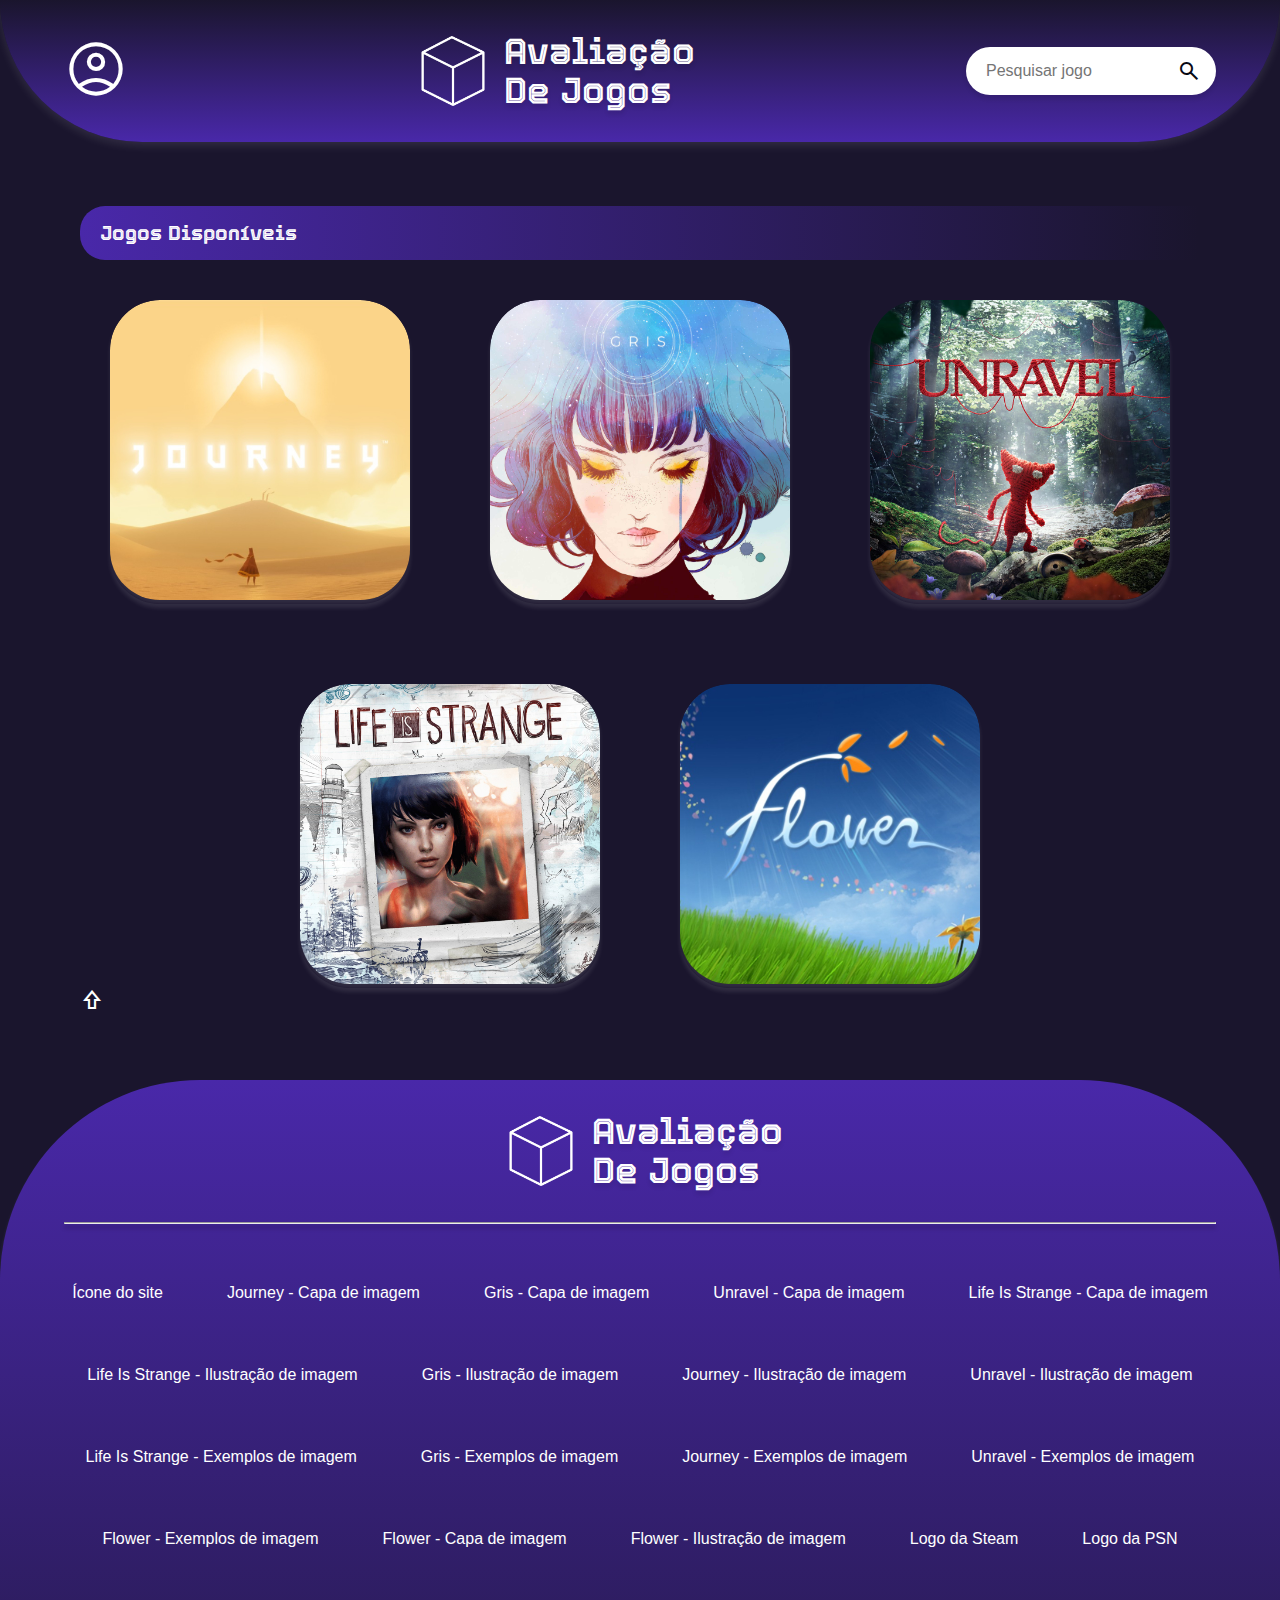
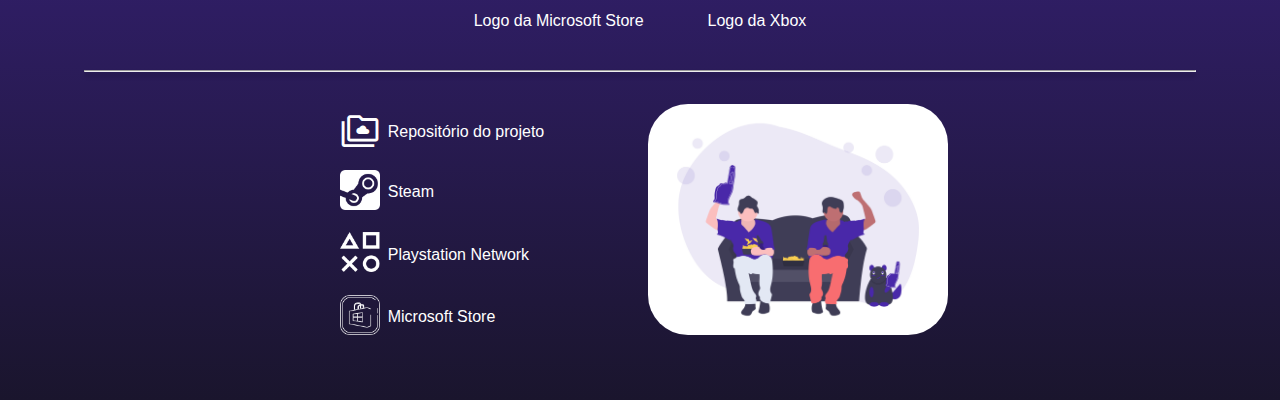
<file: index.html>
<!DOCTYPE html>
<html lang="pt-br">
<head>
    <meta charset="UTF-8">
    <meta name="viewport" content="width=device-width, initial-scale=1.0">
    <title>Avaliação De Jogos</title>
    <link rel="shortcut icon" href="src/img/cubo-icon.png" type="image/x-icon">
    <!-- Fonts -->
    <link rel="stylesheet" href="https://fonts.googleapis.com/css2?family=Material+Symbols+Outlined:opsz,wght,FILL,GRAD@20..48,100..700,0..1,-50..200" />
    <!-- CSS -->
    <link rel="stylesheet" href="src/css/reset.css">
    <link rel="stylesheet" href="src/css/tela-home.css">
    <link rel="stylesheet" href="src/css/responsive.css">
    <!-- JS -->
    <script src="src/js/topo.js" defer></script>
    <script src="src/js/modal-menu.js" defer></script>
</head>
<body>
    <header class="header-container">
        <div class="profile-icon">
            <span class="material-symbols-outlined">
                account_circle
            </span>
        </div>
        
        <div class="logo">
            <img src="src/img/cubo-icon.png" alt="Cubo">
            <h1>Avaliação De Jogos</h1>
        </div>
        
        <div class="search-container">
            <input type="text" id="search-games" placeholder="Pesquisar jogo">
            
            <label for="search-games">
                <span class="material-symbols-outlined">
                    search
                </span>
            </label>
        </div>

        <dialog class="modal-container" id="modal-container">
            <div class="transparencia" id="transparencia"></div>

            <div class="menu">
                <a href="">
                    <span class="material-symbols-outlined">
                        account_circle
                    </span>

                    <h3>Perfil</h3>
                </a>

                <hr>
                <nav class="aa">
                    <a href="#games-section" class="a-nav">Jogos Disponíveis</a> <br> 
                    <a href="#footer-conteiner " class="a-nav">Rodapé</a>
                </nav>
                <hr>

                <div class="bb">
                    <a href="src/view/TelaCadastro.html">Cadastrar-se</a>
                    <a href="src/view/TelaEntrarConta.html">Entrar Conta</a>
                </div>

            </div>
        </dialog>
    </header>

    <main class="games-section" id="games-section">
        <h2>Jogos Disponíveis</h2>

        <div class="games-flex">
            <a href="src/view/journey.html" rel="next" class="game-item">
                <img src="src/img/journey-capa.jpg" alt="Journey">
            </a>

            <a href="src/view/gris.html" rel="next" class="game-item">
                <img src="src/img/gris-capa.jpeg" alt="Gris">
            </a>

            <a href="src/view/unravel.html" rel="next" class="game-item">
                <img src="src/img/unravel-capa.jpeg" alt="Unravel">
            </a>

            <a href="src/view/lis.html" rel="next" class="game-item">
                <img src="src/img/lis-capa.jpeg" alt="Life is Strange">
            </a>

            <a href="src/view/flower.html" rel="next" class="game-item">
                <img src="src/img/flower-capa.jpg" alt="Flower">
            </a>
        </div>

        <span class="material-symbols-outlined sr-only" id="topo" aria-hidden="true" aria-label="Volte ao topo da página clicando aqui" tabindex="0">
            shift
        </span>
    </main>

    <footer class="footer-conteiner" id="footer-conteiner">
        <div class="logo">
            <img src="src/img/cubo-icon.png" alt="Cubo">
            <h1>Avaliação De Jogos</h1>
        </div>

        <hr>

        <section class="resources-section">
            <div class="resources-flex">
                <a href="https://www.flaticon.com/br/autores/smashicons">
                    Ícone do site
                </a>

                <a href="https://www.metacritic.com/game/journey/">
                    Journey - Capa de imagem
                </a>

                <a href="https://store.playstation.com/pt-br/product/UP3643-PPSA09803_00-0213898888783272">
                    Gris - Capa de imagem
                </a>

                <a href="https://www.playstation.com/pt-br/games/unravel/">
                    Unravel - Capa de imagem
                </a>

                <a href="https://www.eneba.com/pl/steam-life-is-strange-remastered-collection-steam-key-global">
                    Life Is Strange - Capa de imagem
                </a>

                <a href="https://www.wallpaperflare.com/search?wallpaper=life+is+strange">
                    Life Is Strange - Ilustração de imagem
                </a>

                <a href="https://www.techtudo.com.br/guia/2023/10/gris-veja-historia-e-gameplay-do-jogo-de-plataforma-com-visual-unico-edjogos.ghtml">
                    Gris - Ilustração de imagem
                </a>

                <a href="https://wallpapercave.com/journey-game-wallpapers">
                    Journey - Ilustração de imagem
                </a>

                <a href="https://www.wired.com/2016/02/unravel-unremarkable/">
                    Unravel - Ilustração de imagem
                </a>

                <a href="https://store.steampowered.com/app/319630/Life_is_Strange__Episode_1/">
                    Life Is Strange - Exemplos de imagem
                </a>

                <a href="https://store.steampowered.com/app/683320/GRIS/">
                    Gris - Exemplos de imagem
                </a>

                <a href="https://store.steampowered.com/app/638230/Journey/">
                    Journey - Exemplos de imagem
                </a>

                <a href="https://store.steampowered.com/app/1225560/Unravel/">
                    Unravel - Exemplos de imagem
                </a>

                <a href="https://store.steampowered.com/app/966330/Flower/">
                    Flower - Exemplos de imagem
                </a>

                <a href="https://www.metacritic.com/game/flower/">
                    Flower - Capa de imagem
                </a>

                <a href="https://annapurnainteractive.com/en/games/flower">
                    Flower - Ilustração de imagem
                </a>

                <a href="https://www.freepik.com">
                    Logo da Steam
                </a>

                <a href="https://www.flaticon.com/br/autores/vitaly-gorbachev">
                    Logo da PSN
                </a>

                <a href="https://roundicons.com/">
                    Logo da Microsoft Store
                </a>

                <a href="https://www.flaticon.com/br/autores/pixel-perfect">
                    Logo da Xbox
                </a>
            </div>

            <hr>

            <section class="extra-resources">
                <div class="resource-itens">
                    <a href="https://github.com/Enne-Amore/avaliacao-de-jogos" class="resource-item">
                        <span class="material-symbols-outlined sr-only icon">
                            smb_share
                        </span>
                        <span>Repositório do projeto</span>
                    </a>
                    
                    <a href="https://store.steampowered.com/games/?l=portuguese" class="resource-item">
                        <img src="src/img/steam-icon.png" alt="Steam">
                        <span>Steam</span>
                    </a>
                    
                    <a href="https://store.playstation.com/pt-BR"iv class="resource-item">
                        <img src="src/img/psn-icon.png" alt="Playstation Network">
                        <span>Playstation Network</span>
                    </a>
                    
                    <a href="https://www.microsoft.com/pt-br/store/collections/pcgavtaz" class="resource-item">
                        <img src="src/img/microsoft-store-icon.png" alt="Microsoft Store">
                        <span>Microsoft Store</span>
                    </a>
                </div>

                <figure class="figure-item">
                    <img src="src/img/jogo-ilustracao.png" alt="Ilustração">
                </figure>
            </section>
        </section>
    </footer>
</body>
</html>
</file>
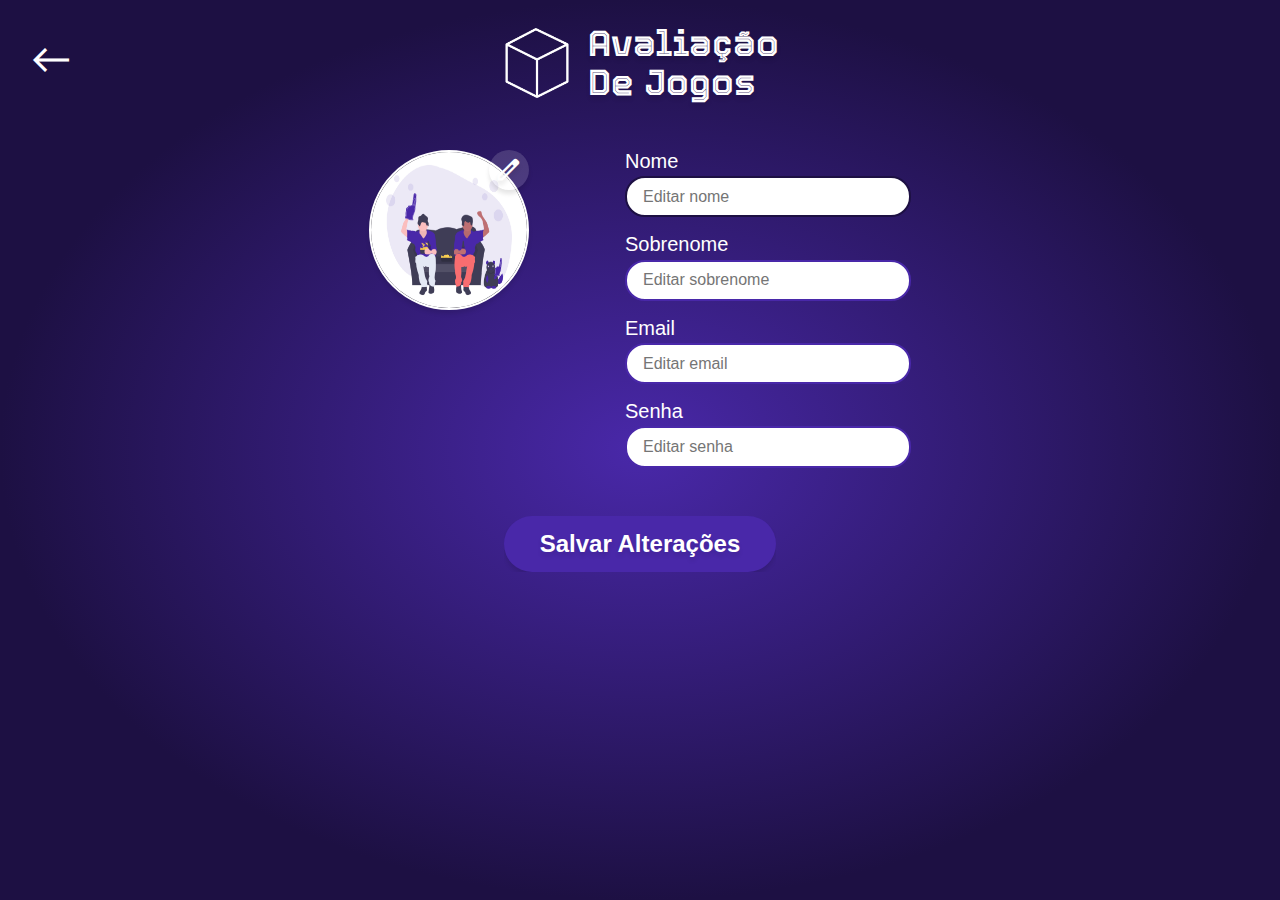
<file: src/view/editar-conta.html>
<!DOCTYPE html>
<html lang="pt-br">
<head>
    <meta charset="UTF-8">
    <meta name="viewport" content="width=device-width, initial-scale=1.0">
    <title> Conta - Avaliação de Jogos </title>
    <link rel="shortcut icon" href="../img/cubo-icon.png" type="image/x-icon">
    <!-- Fonts -->
    <link rel="stylesheet" href="https://fonts.googleapis.com/css2?family=Material+Symbols+Outlined:opsz,wght,FILL,GRAD@20..48,100..700,0..1,-50..200" />
    <!-- CSS -->
    <link rel="stylesheet" href="../css/reset.css">
    <link rel="stylesheet" href="../css/editar-conta.css">
    <link rel="stylesheet" href="../css/responsive.css">
</head>
<body>
    <header id="cabecalho">
        <a href="javascript: history.go(-1)" rel="prev" class="voltar" aria-label="Voltar para a página anterior">
            <span class="material-symbols-outlined sr-only" aria-hidden="true">
                keyboard_backspace
            </span>
        </a>

        <figure class="logo">
            <img src="../img/cubo-icon.png" alt="Cubo como logo do site">

            <h1> Avaliação De Jogos </h1>
        </figure>
    </header>

    <main id="conteudo">
        <form action="" method="post" id="form" autocomplete="on">
            <div class="todos-dados">
                <figure class="foto">
                    <label for="img">
                        <span class="material-symbols-outlined sr-only" aria-hidden="true" aria-label="Troque de foto de perfil clicando aqui">
                            edit
                        </span>
                    </label>
                    
                    <input type="file" name="img" id="img">

                    <img src="../img/jogo-ilustracao.png" alt="Sua foto de perfil">
                </figure>

                <div class="campos">
                    <article class="campo">
                        <label for="nome">Nome</label>
                        <input type="text" name="nome" id="nome" placeholder="Editar nome" value="" autofocus autocomplete="name">
                    </article>

                    <article class="campo">
                        <label for="sobrenome">Sobrenome</label>
                        <input type="text" name="sobrenome" id="sobrenome" placeholder="Editar sobrenome" value="" autocomplete="additional-name">
                    </article>

                    <article class="campo">
                        <label for="email">Email</label>
                        <input type="email" name="email" id="email" placeholder="Editar email" value="" autocomplete="email">
                    </article>

                    <article class="campo">
                        <label for="senha">Senha</label>
                        <input type="password" name="senha" id="senha" placeholder="Editar senha" value="" autocomplete="current-password">
                    </article>
                </div>
            </div>

            <div class="btn-container">
                <button type="submit" class="btn-salvar"> Salvar Alterações </button>
            </div>
        </form>
    </main>
</body>
</html>
</file>
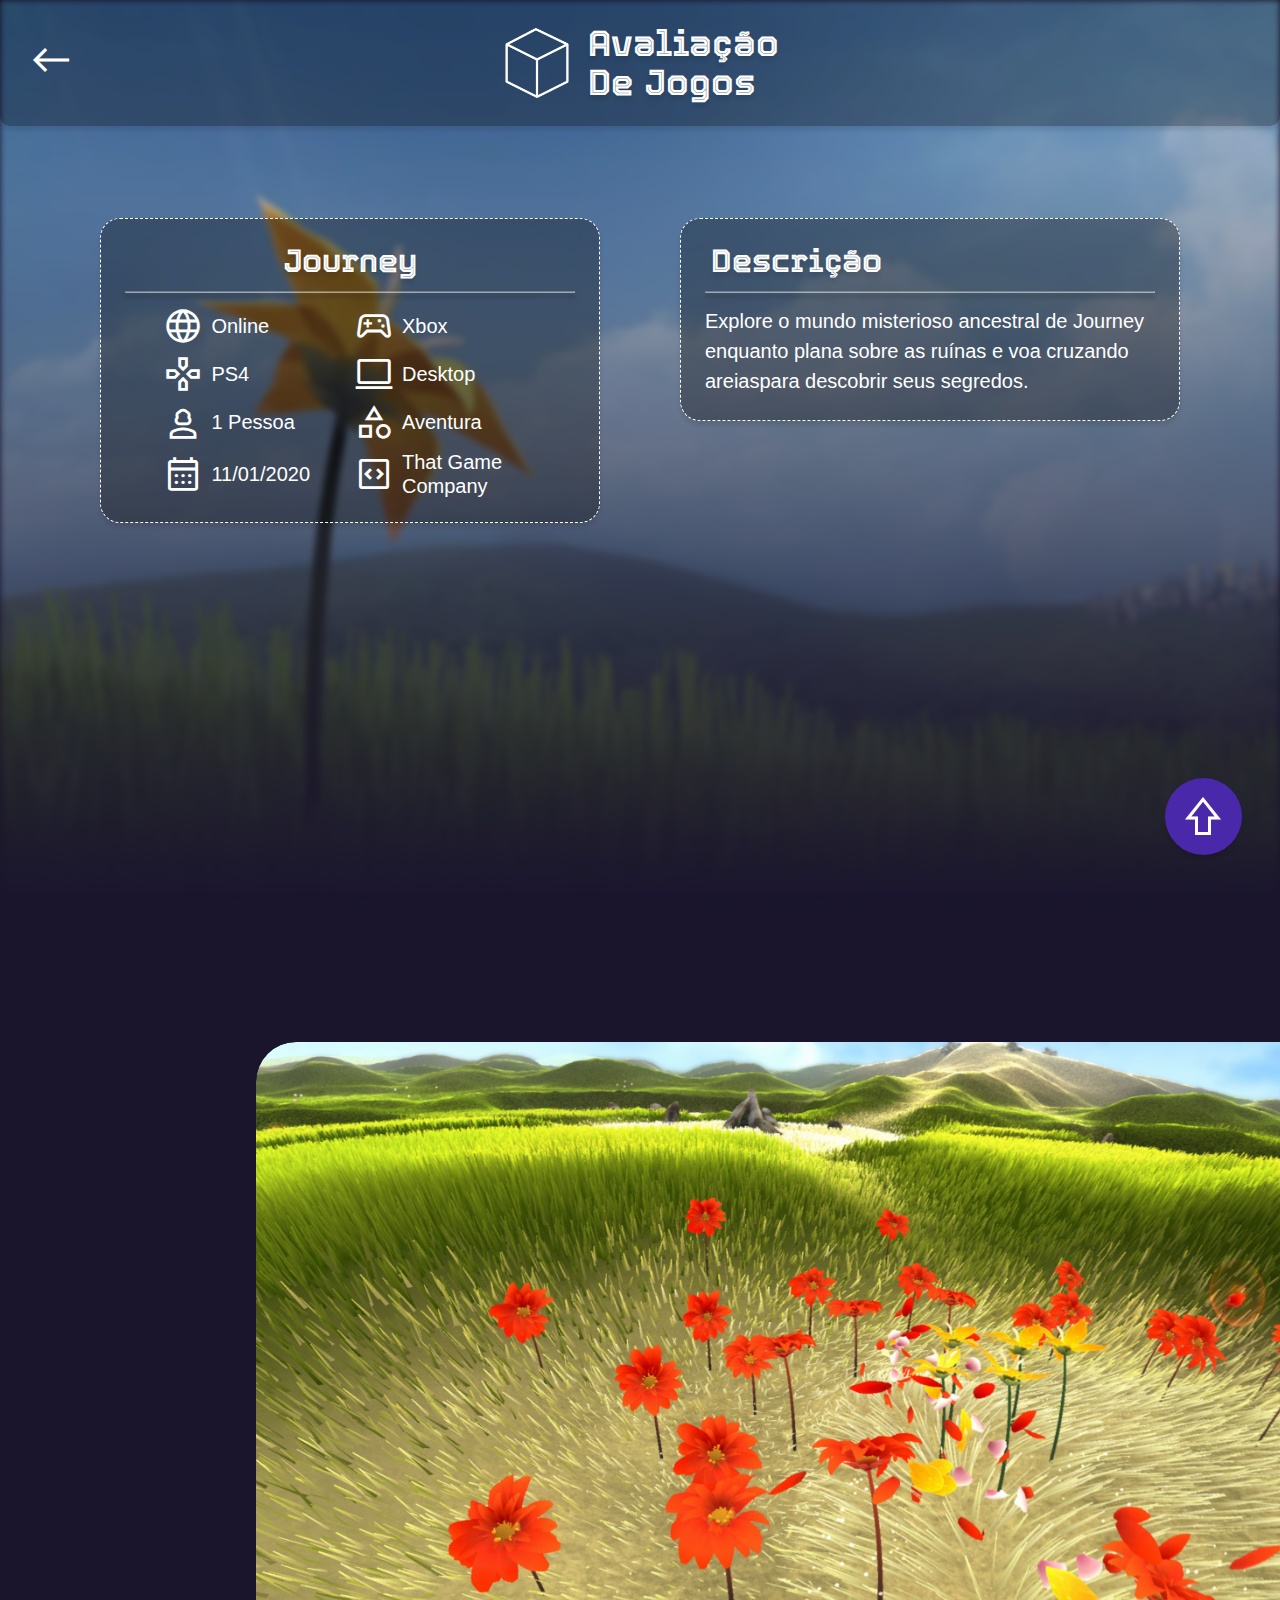
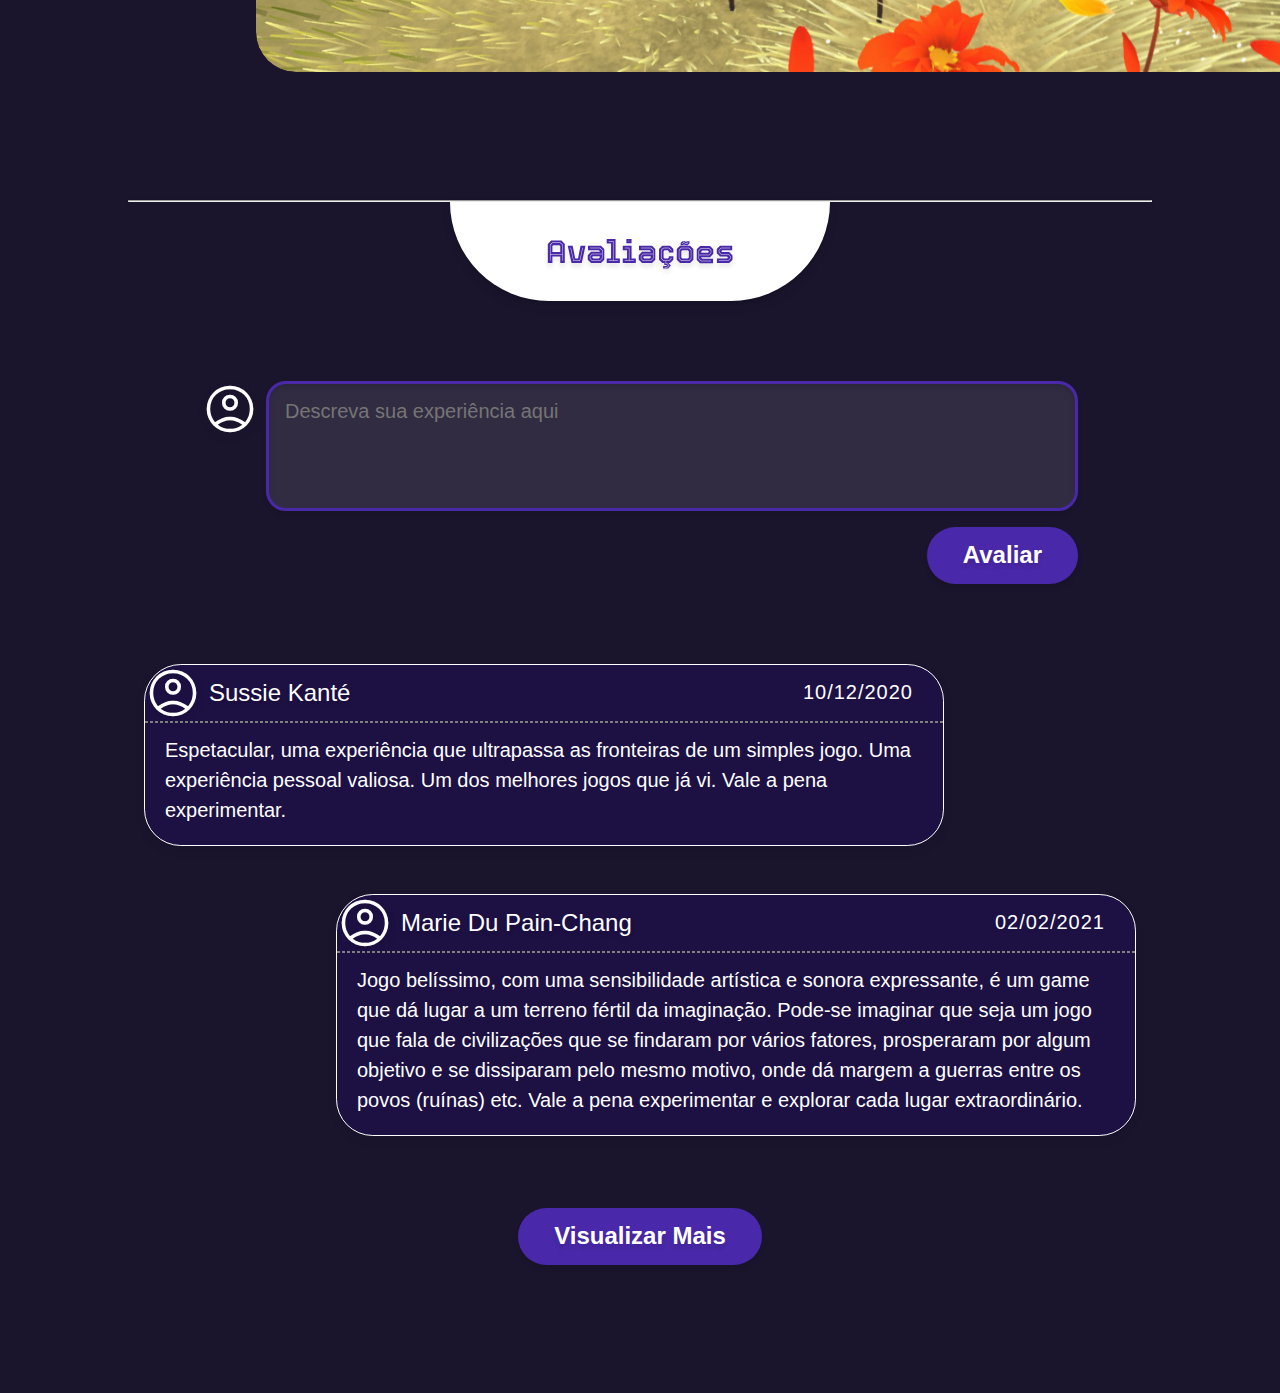
<file: src/view/flower.html>
<!DOCTYPE html>
<html lang="pt-br">
<head>
    <meta charset="UTF-8">
    <meta name="viewport" content="width=device-width, initial-scale=1.0">
    <title> Flower - Avaliação de Jogos </title>
    <link rel="shortcut icon" href="../img/cubo-icon.png" type="image/x-icon">
    <!-- Fonts -->
    <link rel="stylesheet" href="https://fonts.googleapis.com/css2?family=Material+Symbols+Outlined:opsz,wght,FILL,GRAD@20..48,100..700,0..1,-50..200" />
    <!-- CSS -->
    <link rel="stylesheet" href="../css/reset.css">
    <link rel="stylesheet" href="../css/jogo-especifico.css">
    <link rel="stylesheet" href="../css/responsive.css">
    <!-- JavaScript -->
    <script src="../js/topo.js" defer></script>
    <script src="../js/modal-conta.js" defer></script>
</head>
<body>
    <header id="cabecalho">
        <a href="javascript: history.go(-1)" rel="prev" class="voltar" aria-label="Voltar para a página anterior">
            <span class="material-symbols-outlined sr-only" aria-hidden="true">
                keyboard_backspace
            </span>
        </a>

        <figure class="logo">
            <img src="../img/cubo-icon.png" alt="Cubo como logo do site">

            <h1> Avaliação De Jogos </h1>
        </figure>
    </header>

    <main id="conteudo" class="flower">
        <section id="info-gerais">
            <article class="detalhes">
                <h2> Journey </h2>

                <hr>

                <ul class="list">
                    <li>
                        <span class="material-symbols-outlined sr-only icon" aria-hidden="true" aria-label="Ícone de rede mundial">
                            language
                        </span>
                        
                        <span lang="en" class="info">
                            Online
                        </span>
                    </li>
                    
                    <li>
                        <span class="material-symbols-outlined sr-only icon" aria-hidden="true" aria-label="Ícone da Xbox">
                            sports_esports
                        </span>
                        
                        <span lang="en" class="info">
                            Xbox
                        </span>
                    </li>
                    
                    <li>
                        <span class="material-symbols-outlined sr-only icon" aria-hidden="true" aria-label="Ícone da PS4">
                            gamepad
                        </span>
                        
                        <span class="info">
                            PS4
                        </span>
                    </li>
                    
                    <li>
                        <span class="material-symbols-outlined sr-only icon" aria-hidden="true" aria-label="Ícone do computador">
                            computer
                        </span>

                        <span lang="en" class="info">
                            desktop
                        </span>
                    </li>
                    
                    <li>
                        <span class="material-symbols-outlined sr-only icon" aria-hidden="true" aria-label="Ícone de pessoa">
                            person_3
                        </span>

                        <span class="info">
                            1 pessoa
                        </span>
                    </li>
                    
                    <li>
                        <span class="material-symbols-outlined sr-only icon" aria-hidden="true" aria-label="Ícone de categoria">
                            category
                        </span>

                        <span class="info">
                            Aventura
                        </span>
                    </li>
                    
                    <li>
                        <span class="material-symbols-outlined sr-only icon" aria-hidden="true" aria-label="Ícone de data">
                            calendar_month
                        </span>

                        <span class="info">
                            11/01/2020
                        </span>
                    </li>

                    <li>
                        <span class="material-symbols-outlined sr-only icon" aria-hidden="true" aria-label="Ícone de desenvolvimento">
                            code_blocks
                        </span>

                        <span lang="en" class="info">
                            that game company
                        </span>
                    </li>
                </ul>
            </article>

            <article class="descricao">
                <h2> Descrição </h2>

                <hr>

                <p>
                    Explore o mundo misterioso ancestral de Journey enquanto plana sobre as ruínas e voa cruzando areiaspara descobrir seus segredos.
                </p>
            </article>
        </section>

        <section id="imagens-exemplos">
            <article class="imgs">
                <figure>
                    <img src="../img/flower-exemplo-1.jpg" alt="Imagem de exemplo 1">
                </figure>

                <figure>
                    <img src="../img/flower-exemplo-2.jpg" alt="Imagem de exemplo 2">
                </figure>

                <figure>
                    <img src="../img/flower-exemplo-3.jpg" alt="Imagem de exemplo 3">
                </figure>
            </article>
        </section>

        <section id="avaliacoes">
            <div class="titulo">
                <hr>

                <h1> Avaliações </h1>
            </div>

            <form action="#" method="post" class="form-av">
                <div class="desc-av">
                    <label for="av">
                        <span class="material-symbols-outlined sr-only" aria-hidden="true" aria-label="">
                            account_circle
                        </span>
                    </label>
                    
                    <textarea name="av" id="av" placeholder="Descreva sua experiência aqui"></textarea>
                </div>
                
                <button type="button" id="btn-avaliar"> Avaliar </button>
            </form>

            <dialog id="modal">
                <div id="transparencia"></div>

                <article id="janela-flutuante">
                    <p class="aviso">
                        Necessário estar em conta logada ...
                    </p>

                    <a href="TelaCadastro.html" rel="next" class="btn-conta">
                        Cadastrar-se
                    </a>

                    <p class="ou">
                        Ou
                    </p>

                    <a href="TelaEntrarConta.html" rel="next" class="btn-conta">
                        Entrar Conta
                    </a>
                </article>
            </dialog>

            <div class="avs">
                <article class="av-feita">
                    <div class="dados-tecnicos">
                        <div class="perfil">
                            <span class="material-symbols-outlined sr-only foto-perfil" aria-hidden="true" aria-label="">
                                account_circle
                            </span>
                
                            <h2> Sussie Kanté </h2>
                        </div>
                
                        <span class="data"> 10/12/2020 </span>
                    </div>
                
                    <hr>

                    <p>
                        Espetacular, uma experiência que ultrapassa as fronteiras de um simples jogo. Uma experiência pessoal valiosa. Um dos melhores jogos que já vi. Vale a pena experimentar.
                    </p>
                </article>

                <article class="av-feita">
                    <div class="dados-tecnicos">
                        <div class="perfil">
                            <span class="material-symbols-outlined sr-only foto-perfil" aria-hidden="true" aria-label="">
                                account_circle
                            </span>
                
                            <h2> Marie Du Pain-Chang </h2>
                        </div>
                
                        <span class="data"> 02/02/2021 </span>
                    </div>
                
                    <hr>

                    <p>
                        Jogo belíssimo, com uma sensibilidade artística e sonora expressante, é um game que dá lugar a um terreno fértil da imaginação. Pode-se imaginar que seja um jogo que fala de civilizações que se findaram por vários fatores, prosperaram por algum objetivo e se dissiparam pelo mesmo motivo, onde dá margem a guerras entre os povos (ruínas) etc. Vale a pena experimentar e explorar cada lugar extraordinário.
                    </p>
                </article>
            </div>

            <button type="button" class="btn-view-more"> Visualizar Mais </button>
        </section>

        <span class="material-symbols-outlined sr-only" id="topo" aria-hidden="true" aria-label="Volte ao topo da página clicando aqui" tabindex="0">
            shift
        </span>
    </main>
</body>
</html>
</file>
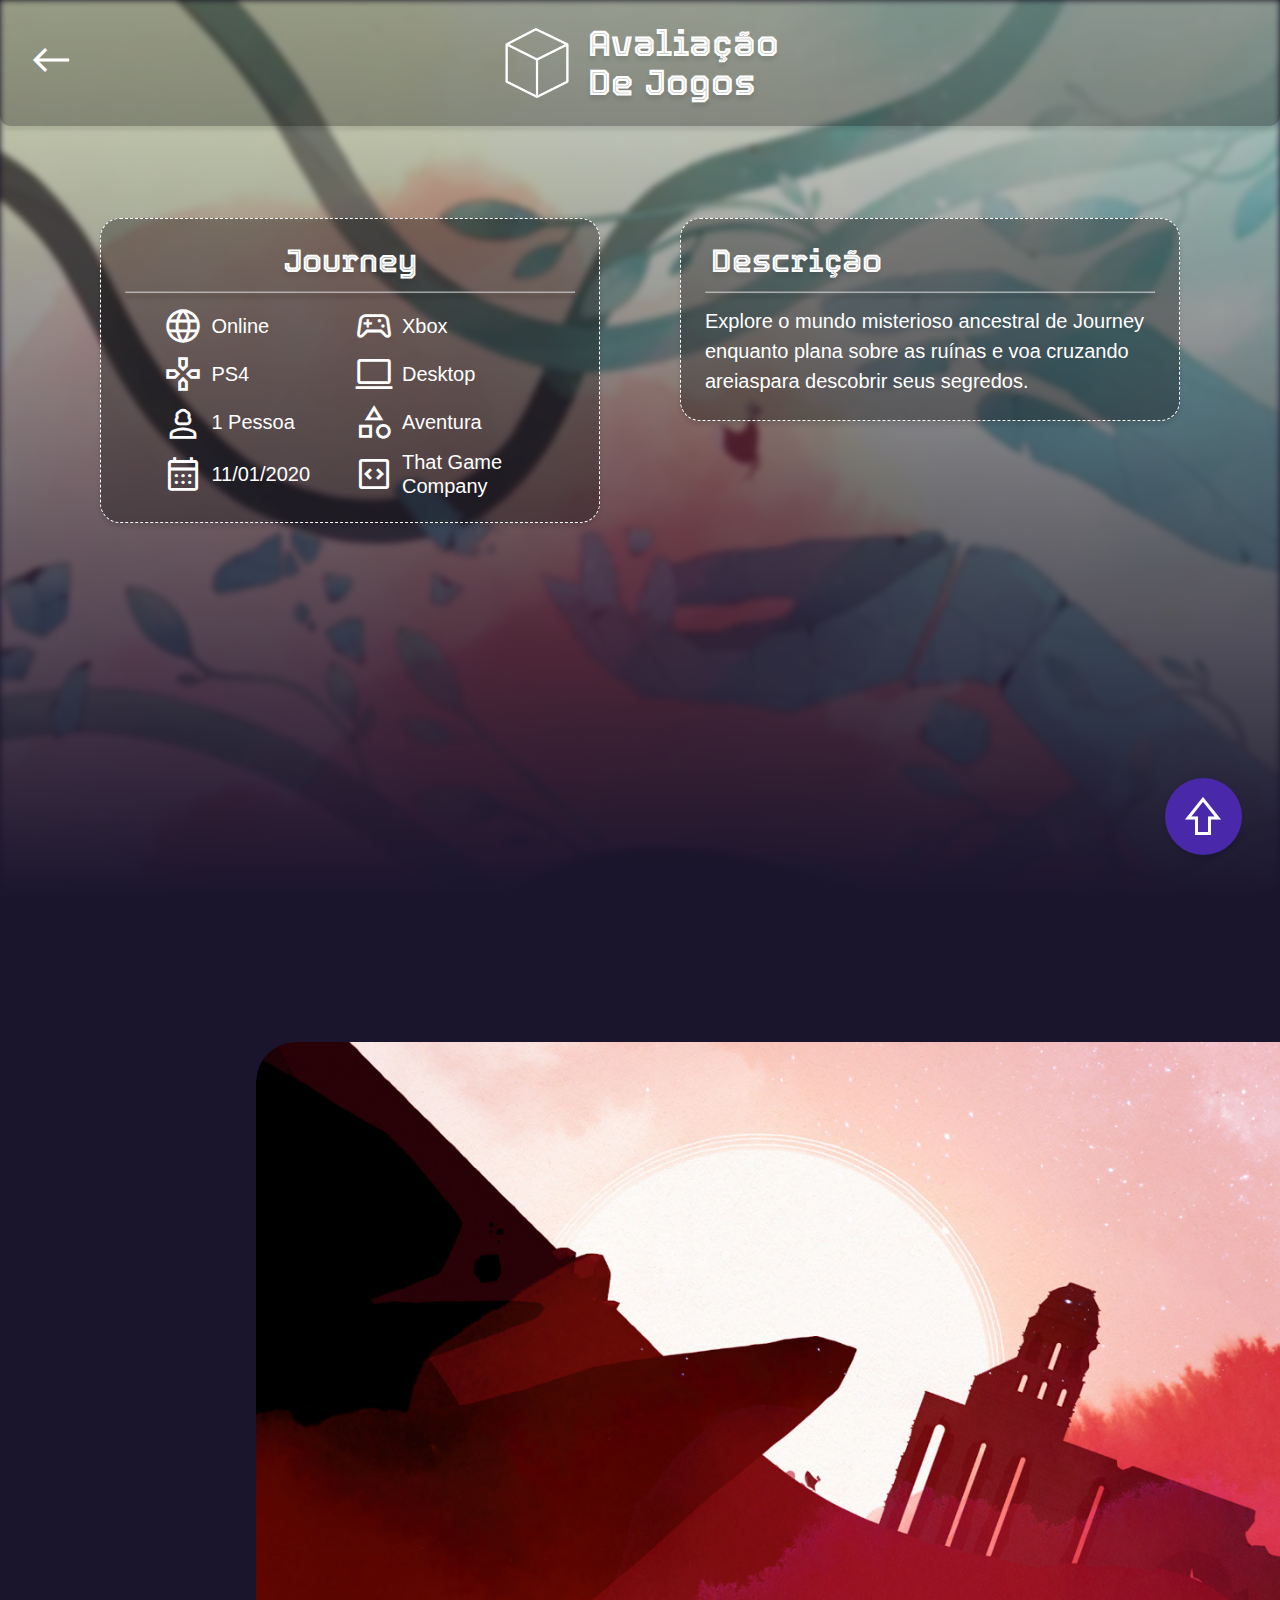
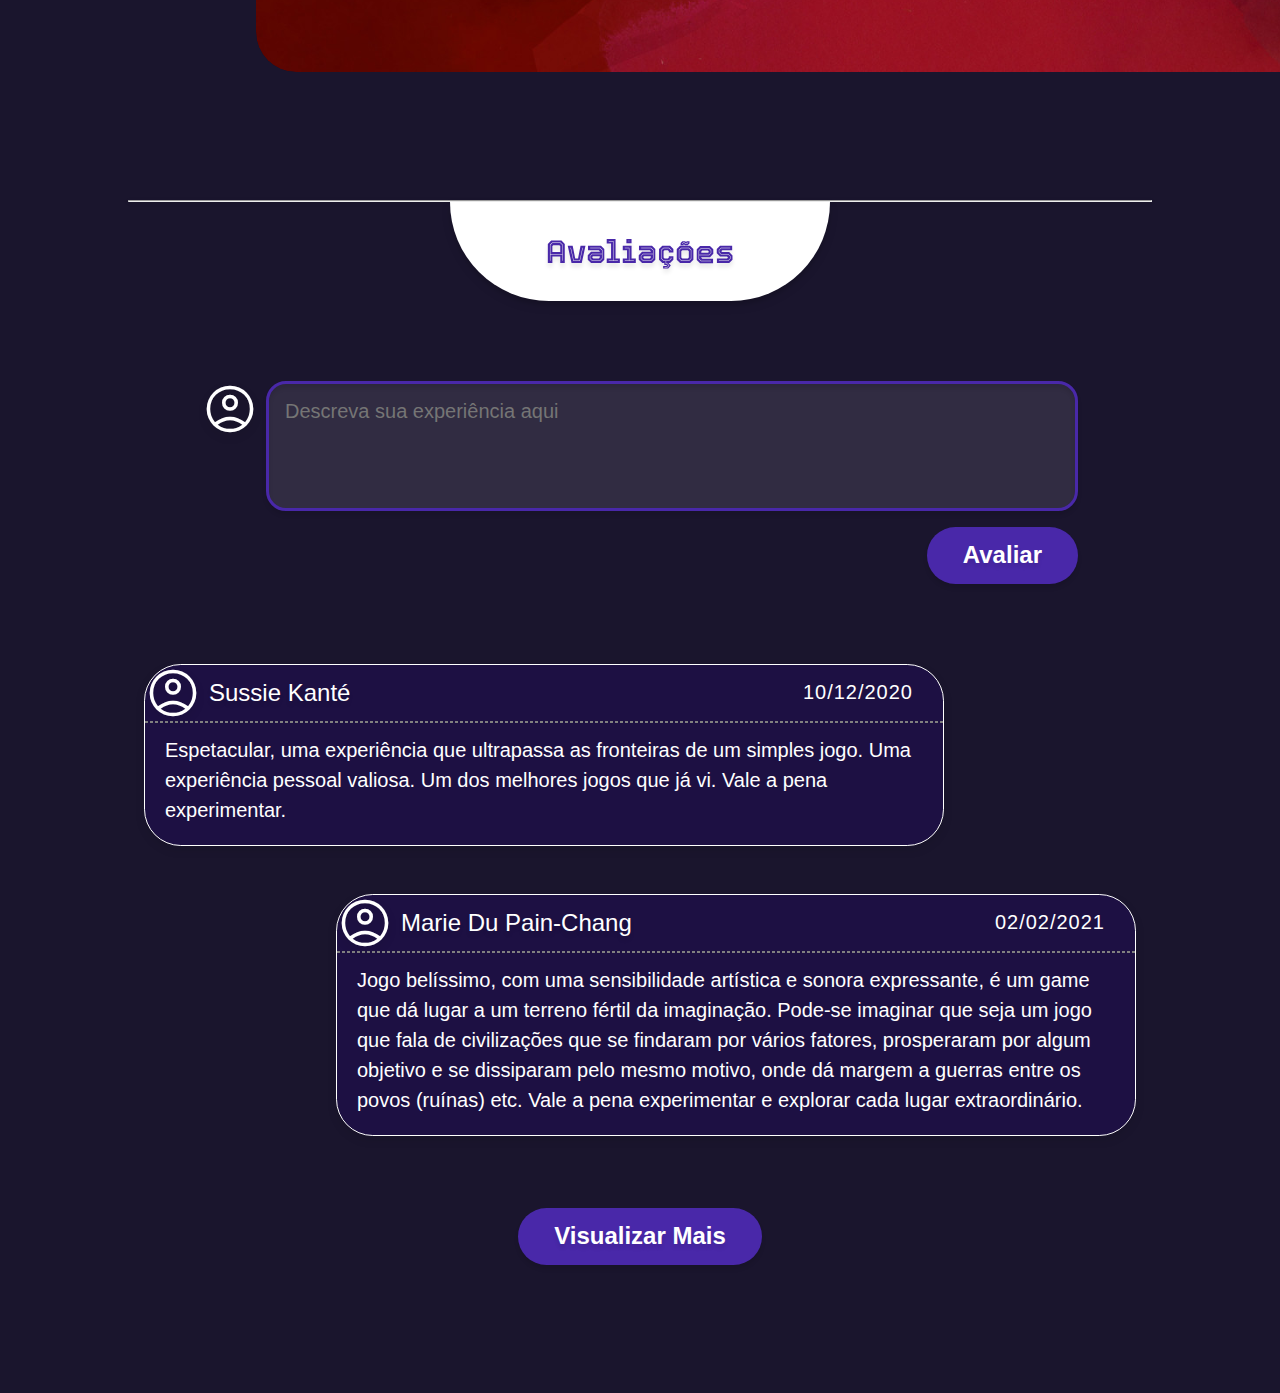
<file: src/view/gris.html>
<!DOCTYPE html>
<html lang="pt-br">
<head>
    <meta charset="UTF-8">
    <meta name="viewport" content="width=device-width, initial-scale=1.0">
    <title> Gris - Avaliação de Jogos </title>
    <link rel="shortcut icon" href="../img/cubo-icon.png" type="image/x-icon">
    <!-- Fonts -->
    <link rel="stylesheet" href="https://fonts.googleapis.com/css2?family=Material+Symbols+Outlined:opsz,wght,FILL,GRAD@20..48,100..700,0..1,-50..200" />
    <!-- CSS -->
    <link rel="stylesheet" href="../css/reset.css">
    <link rel="stylesheet" href="../css/jogo-especifico.css">
    <link rel="stylesheet" href="../css/responsive.css">
    <!-- JavaScript -->
    <script src="../js/topo.js" defer></script>
    <script src="../js/modal-conta.js" defer></script>
</head>
<body>
    <header id="cabecalho">
        <a href="javascript: history.go(-1)" rel="prev" class="voltar" aria-label="Voltar para a página anterior">
            <span class="material-symbols-outlined sr-only" aria-hidden="true">
                keyboard_backspace
            </span>
        </a>

        <figure class="logo">
            <img src="../img/cubo-icon.png" alt="Cubo como logo do site">

            <h1> Avaliação De Jogos </h1>
        </figure>
    </header>

    <main id="conteudo" class="gris">
        <section id="info-gerais">
            <article class="detalhes">
                <h2> Journey </h2>

                <hr>

                <ul class="list">
                    <li>
                        <span class="material-symbols-outlined sr-only icon" aria-hidden="true" aria-label="Ícone de rede mundial">
                            language
                        </span>
                        
                        <span lang="en" class="info">
                            Online
                        </span>
                    </li>
                    
                    <li>
                        <span class="material-symbols-outlined sr-only icon" aria-hidden="true" aria-label="Ícone da Xbox">
                            sports_esports
                        </span>
                        
                        <span lang="en" class="info">
                            Xbox
                        </span>
                    </li>
                    
                    <li>
                        <span class="material-symbols-outlined sr-only icon" aria-hidden="true" aria-label="Ícone da PS4">
                            gamepad
                        </span>
                        
                        <span class="info">
                            PS4
                        </span>
                    </li>
                    
                    <li>
                        <span class="material-symbols-outlined sr-only icon" aria-hidden="true" aria-label="Ícone do computador">
                            computer
                        </span>

                        <span lang="en" class="info">
                            desktop
                        </span>
                    </li>
                    
                    <li>
                        <span class="material-symbols-outlined sr-only icon" aria-hidden="true" aria-label="Ícone de pessoa">
                            person_3
                        </span>

                        <span class="info">
                            1 pessoa
                        </span>
                    </li>
                    
                    <li>
                        <span class="material-symbols-outlined sr-only icon" aria-hidden="true" aria-label="Ícone de categoria">
                            category
                        </span>

                        <span class="info">
                            Aventura
                        </span>
                    </li>
                    
                    <li>
                        <span class="material-symbols-outlined sr-only icon" aria-hidden="true" aria-label="Ícone de data">
                            calendar_month
                        </span>

                        <span class="info">
                            11/01/2020
                        </span>
                    </li>

                    <li>
                        <span class="material-symbols-outlined sr-only icon" aria-hidden="true" aria-label="Ícone de desenvolvimento">
                            code_blocks
                        </span>

                        <span lang="en" class="info">
                            that game company
                        </span>
                    </li>
                </ul>
            </article>

            <article class="descricao">
                <h2> Descrição </h2>

                <hr>

                <p>
                    Explore o mundo misterioso ancestral de Journey enquanto plana sobre as ruínas e voa cruzando areiaspara descobrir seus segredos.
                </p>
            </article>
        </section>

        <section id="imagens-exemplos">
            <article class="imgs">
                <figure>
                    <img src="../img/gris-exemplo-1.jpg" alt="Imagem de exemplo 1">
                </figure>

                <figure>
                    <img src="../img/gris-exemplo-2.jpg" alt="Imagem de exemplo 2">
                </figure>

                <figure>
                    <img src="../img/gris-exemplo-3.jpg" alt="Imagem de exemplo 3">
                </figure>
            </article>
        </section>

        <section id="avaliacoes">
            <div class="titulo">
                <hr>

                <h1> Avaliações </h1>
            </div>

            <form action="#" method="post" class="form-av">
                <div class="desc-av">
                    <label for="av">
                        <span class="material-symbols-outlined sr-only" aria-hidden="true" aria-label="">
                            account_circle
                        </span>
                    </label>
                    
                    <textarea name="av" id="av" placeholder="Descreva sua experiência aqui"></textarea>
                </div>
                
                <button type="button" id="btn-avaliar"> Avaliar </button>
            </form>

            <dialog id="modal">
                <div id="transparencia"></div>

                <article id="janela-flutuante">
                    <p class="aviso">
                        Necessário estar em conta logada ...
                    </p>

                    <a href="TelaCadastro.html" rel="next" class="btn-conta">
                        Cadastrar-se
                    </a>

                    <p class="ou">
                        Ou
                    </p>

                    <a href="TelaEntrarConta.html" rel="next" class="btn-conta">
                        Entrar Conta
                    </a>
                </article>
            </dialog>

            <div class="avs">
                <article class="av-feita">
                    <div class="dados-tecnicos">
                        <div class="perfil">
                            <span class="material-symbols-outlined sr-only foto-perfil" aria-hidden="true" aria-label="">
                                account_circle
                            </span>
                
                            <h2> Sussie Kanté </h2>
                        </div>
                
                        <span class="data"> 10/12/2020 </span>
                    </div>
                
                    <hr>

                    <p>
                        Espetacular, uma experiência que ultrapassa as fronteiras de um simples jogo. Uma experiência pessoal valiosa. Um dos melhores jogos que já vi. Vale a pena experimentar.
                    </p>
                </article>

                <article class="av-feita">
                    <div class="dados-tecnicos">
                        <div class="perfil">
                            <span class="material-symbols-outlined sr-only foto-perfil" aria-hidden="true" aria-label="">
                                account_circle
                            </span>
                
                            <h2> Marie Du Pain-Chang </h2>
                        </div>
                
                        <span class="data"> 02/02/2021 </span>
                    </div>
                
                    <hr>

                    <p>
                        Jogo belíssimo, com uma sensibilidade artística e sonora expressante, é um game que dá lugar a um terreno fértil da imaginação. Pode-se imaginar que seja um jogo que fala de civilizações que se findaram por vários fatores, prosperaram por algum objetivo e se dissiparam pelo mesmo motivo, onde dá margem a guerras entre os povos (ruínas) etc. Vale a pena experimentar e explorar cada lugar extraordinário.
                    </p>
                </article>
            </div>

            <button type="button" class="btn-view-more"> Visualizar Mais </button>
        </section>

        <span class="material-symbols-outlined sr-only" id="topo" aria-hidden="true" aria-label="Volte ao topo da página clicando aqui" tabindex="0">
            shift
        </span>
    </main>
</body>
</html>
</file>
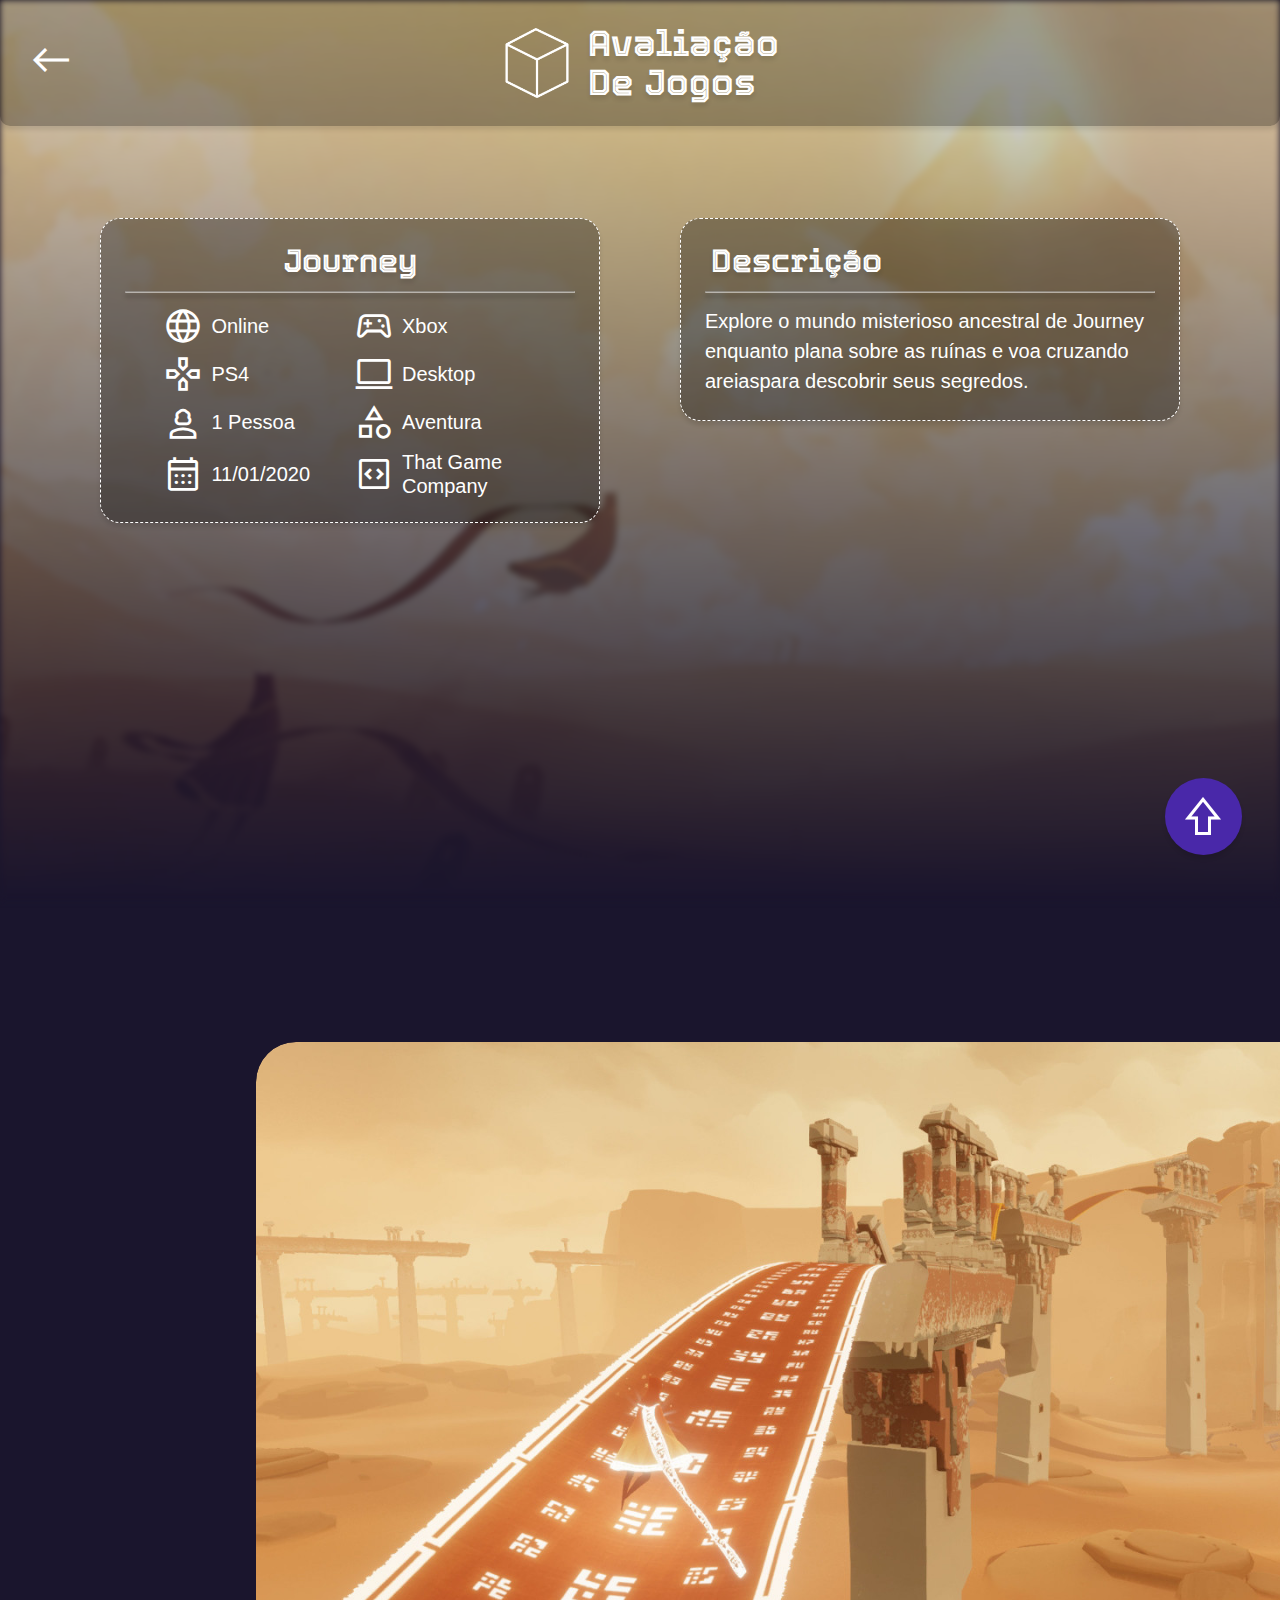
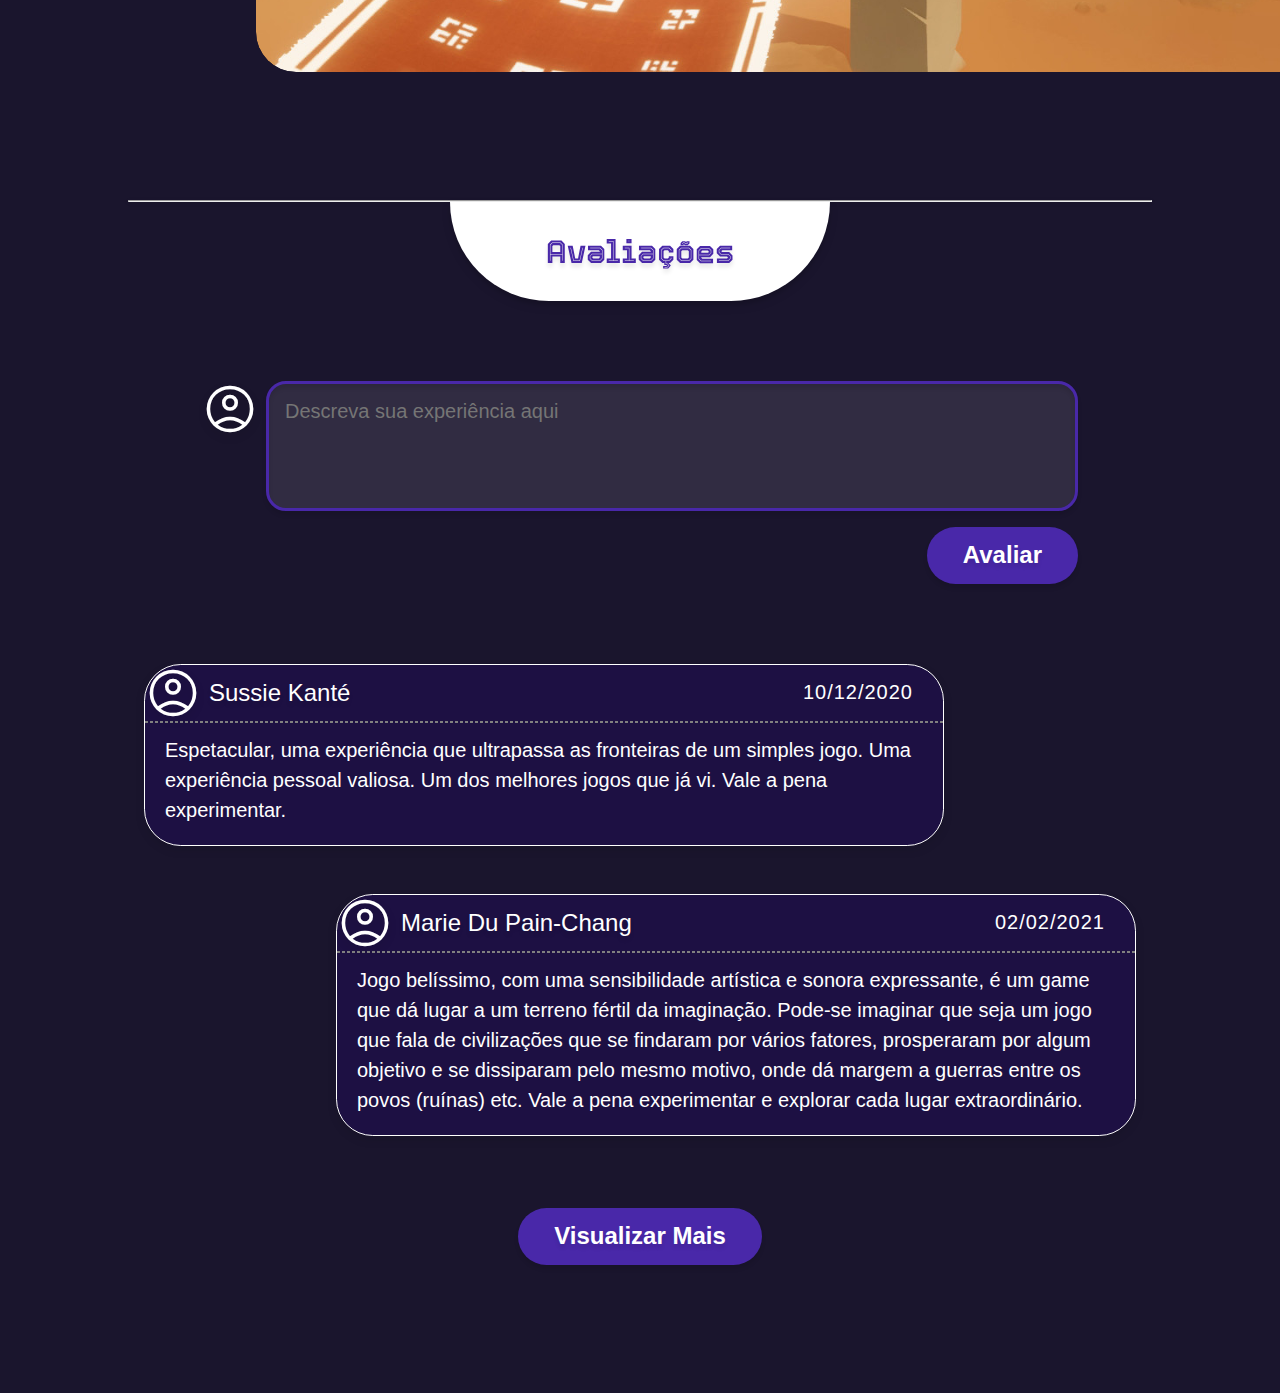
<file: src/view/journey.html>
<!DOCTYPE html>
<html lang="pt-br">
<head>
    <meta charset="UTF-8">
    <meta name="viewport" content="width=device-width, initial-scale=1.0">
    <title> Journey - Avaliação de Jogos </title>
    <link rel="shortcut icon" href="../img/cubo-icon.png" type="image/x-icon">
    <!-- Fonts -->
    <link rel="stylesheet" href="https://fonts.googleapis.com/css2?family=Material+Symbols+Outlined:opsz,wght,FILL,GRAD@20..48,100..700,0..1,-50..200" />
    <!-- CSS -->
    <link rel="stylesheet" href="../css/reset.css">
    <link rel="stylesheet" href="../css/jogo-especifico.css">
    <link rel="stylesheet" href="../css/responsive.css">
    <!-- JavaScript -->
    <script src="../js/topo.js" defer></script>
    <script src="../js/modal-conta.js" defer></script>
</head>
<body>
    <header id="cabecalho">
        <a href="javascript: history.go(-1)" rel="prev" class="voltar" aria-label="Voltar para a página anterior">
            <span class="material-symbols-outlined sr-only" aria-hidden="true">
                keyboard_backspace
            </span>
        </a>

        <figure class="logo">
            <img src="../img/cubo-icon.png" alt="Cubo como logo do site">

            <h1> Avaliação De Jogos </h1>
        </figure>
    </header>

    <main id="conteudo" class="journey">
        <section id="info-gerais">
            <article class="detalhes">
                <h2> Journey </h2>

                <hr>

                <ul class="list">
                    <li>
                        <span class="material-symbols-outlined sr-only icon" aria-hidden="true" aria-label="Ícone de rede mundial">
                            language
                        </span>
                        
                        <span lang="en" class="info">
                            Online
                        </span>
                    </li>
                    
                    <li>
                        <span class="material-symbols-outlined sr-only icon" aria-hidden="true" aria-label="Ícone da Xbox">
                            sports_esports
                        </span>
                        
                        <span lang="en" class="info">
                            Xbox
                        </span>
                    </li>
                    
                    <li>
                        <span class="material-symbols-outlined sr-only icon" aria-hidden="true" aria-label="Ícone da PS4">
                            gamepad
                        </span>
                        
                        <span class="info">
                            PS4
                        </span>
                    </li>
                    
                    <li>
                        <span class="material-symbols-outlined sr-only icon" aria-hidden="true" aria-label="Ícone do computador">
                            computer
                        </span>

                        <span lang="en" class="info">
                            desktop
                        </span>
                    </li>
                    
                    <li>
                        <span class="material-symbols-outlined sr-only icon" aria-hidden="true" aria-label="Ícone de pessoa">
                            person_3
                        </span>

                        <span class="info">
                            1 pessoa
                        </span>
                    </li>
                    
                    <li>
                        <span class="material-symbols-outlined sr-only icon" aria-hidden="true" aria-label="Ícone de categoria">
                            category
                        </span>

                        <span class="info">
                            Aventura
                        </span>
                    </li>
                    
                    <li>
                        <span class="material-symbols-outlined sr-only icon" aria-hidden="true" aria-label="Ícone de data">
                            calendar_month
                        </span>

                        <span class="info">
                            11/01/2020
                        </span>
                    </li>

                    <li>
                        <span class="material-symbols-outlined sr-only icon" aria-hidden="true" aria-label="Ícone de desenvolvimento">
                            code_blocks
                        </span>

                        <span lang="en" class="info">
                            that game company
                        </span>
                    </li>
                </ul>
            </article>

            <article class="descricao">
                <h2> Descrição </h2>

                <hr>

                <p>
                    Explore o mundo misterioso ancestral de Journey enquanto plana sobre as ruínas e voa cruzando areiaspara descobrir seus segredos.
                </p>
            </article>
        </section>

        <section id="imagens-exemplos">
            <article class="imgs">
                <figure>
                    <img src="../img/journey-exemplo-1.jpg" alt="Imagem de exemplo 1">
                </figure>

                <figure>
                    <img src="../img/journey-exemplo-2.jpg" alt="Imagem de exemplo 2">
                </figure>

                <figure>
                    <img src="../img/journey-exemplo-3.jpg" alt="Imagem de exemplo 3">
                </figure>
            </article>
        </section>

        <section id="avaliacoes">
            <div class="titulo">
                <hr>

                <h1> Avaliações </h1>
            </div>

            <form action="#" method="post" class="form-av">
                <div class="desc-av">
                    <label for="av">
                        <span class="material-symbols-outlined sr-only" aria-hidden="true" aria-label="">
                            account_circle
                        </span>
                    </label>
                    
                    <textarea name="av" id="av" placeholder="Descreva sua experiência aqui"></textarea>
                </div>
                
                <button type="button" id="btn-avaliar"> Avaliar </button>
            </form>

            <dialog id="modal">
                <div id="transparencia"></div>

                <article id="janela-flutuante">
                    <p class="aviso">
                        Necessário estar em conta logada ...
                    </p>

                    <a href="TelaCadastro.html" rel="next" class="btn-conta">
                        Cadastrar-se
                    </a>

                    <p class="ou">
                        Ou
                    </p>

                    <a href="TelaEntrarConta.html" rel="next" class="btn-conta">
                        Entrar Conta
                    </a>
                </article>
            </dialog>

            <div class="avs">
                <article class="av-feita">
                    <div class="dados-tecnicos">
                        <div class="perfil">
                            <span class="material-symbols-outlined sr-only foto-perfil" aria-hidden="true" aria-label="">
                                account_circle
                            </span>
                
                            <h2> Sussie Kanté </h2>
                        </div>
                
                        <span class="data"> 10/12/2020 </span>
                    </div>
                
                    <hr>

                    <p>
                        Espetacular, uma experiência que ultrapassa as fronteiras de um simples jogo. Uma experiência pessoal valiosa. Um dos melhores jogos que já vi. Vale a pena experimentar.
                    </p>
                </article>

                <article class="av-feita">
                    <div class="dados-tecnicos">
                        <div class="perfil">
                            <span class="material-symbols-outlined sr-only foto-perfil" aria-hidden="true" aria-label="">
                                account_circle
                            </span>
                
                            <h2> Marie Du Pain-Chang </h2>
                        </div>
                
                        <span class="data"> 02/02/2021 </span>
                    </div>
                
                    <hr>

                    <p>
                        Jogo belíssimo, com uma sensibilidade artística e sonora expressante, é um game que dá lugar a um terreno fértil da imaginação. Pode-se imaginar que seja um jogo que fala de civilizações que se findaram por vários fatores, prosperaram por algum objetivo e se dissiparam pelo mesmo motivo, onde dá margem a guerras entre os povos (ruínas) etc. Vale a pena experimentar e explorar cada lugar extraordinário.
                    </p>
                </article>
            </div>

            <button type="button" class="btn-view-more"> Visualizar Mais </button>
        </section>

        <span class="material-symbols-outlined sr-only" id="topo" aria-hidden="true" aria-label="Volte ao topo da página clicando aqui" tabindex="0">
            shift
        </span>
    </main>
</body>
</html>
</file>
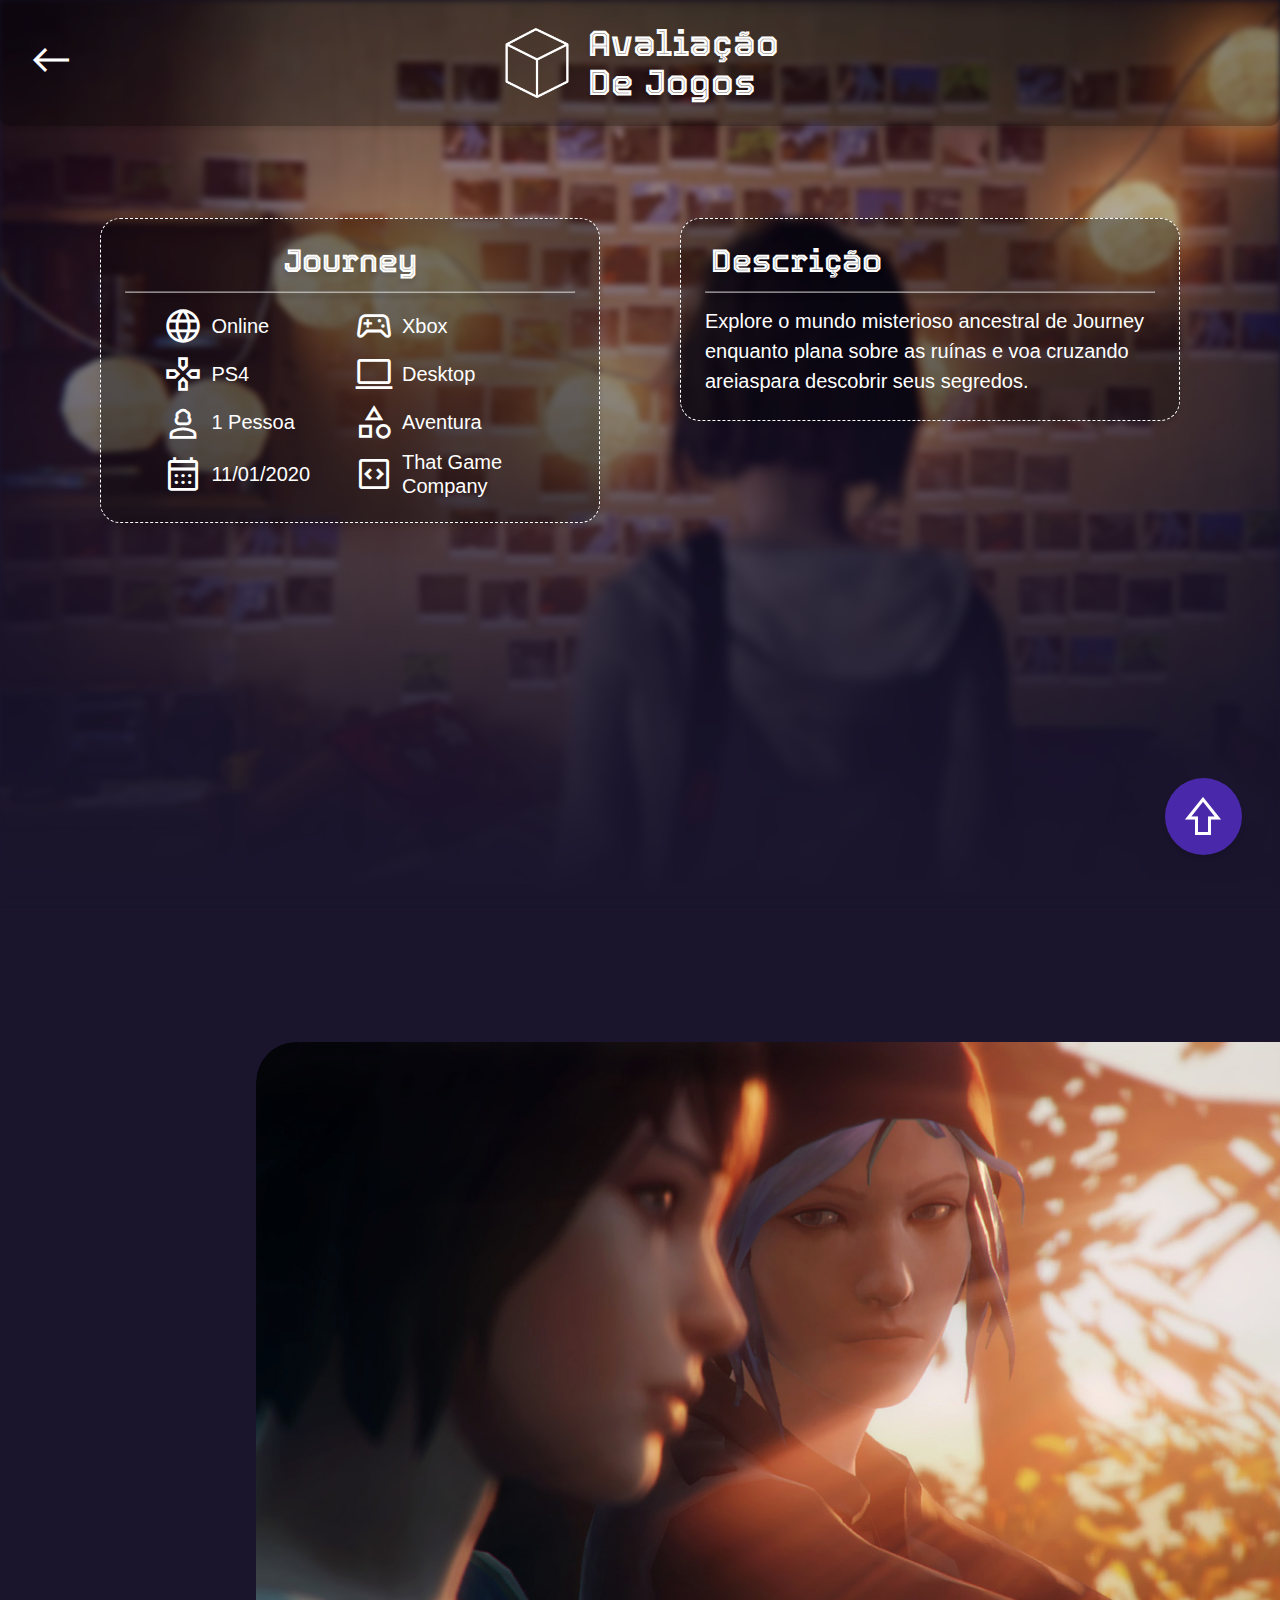
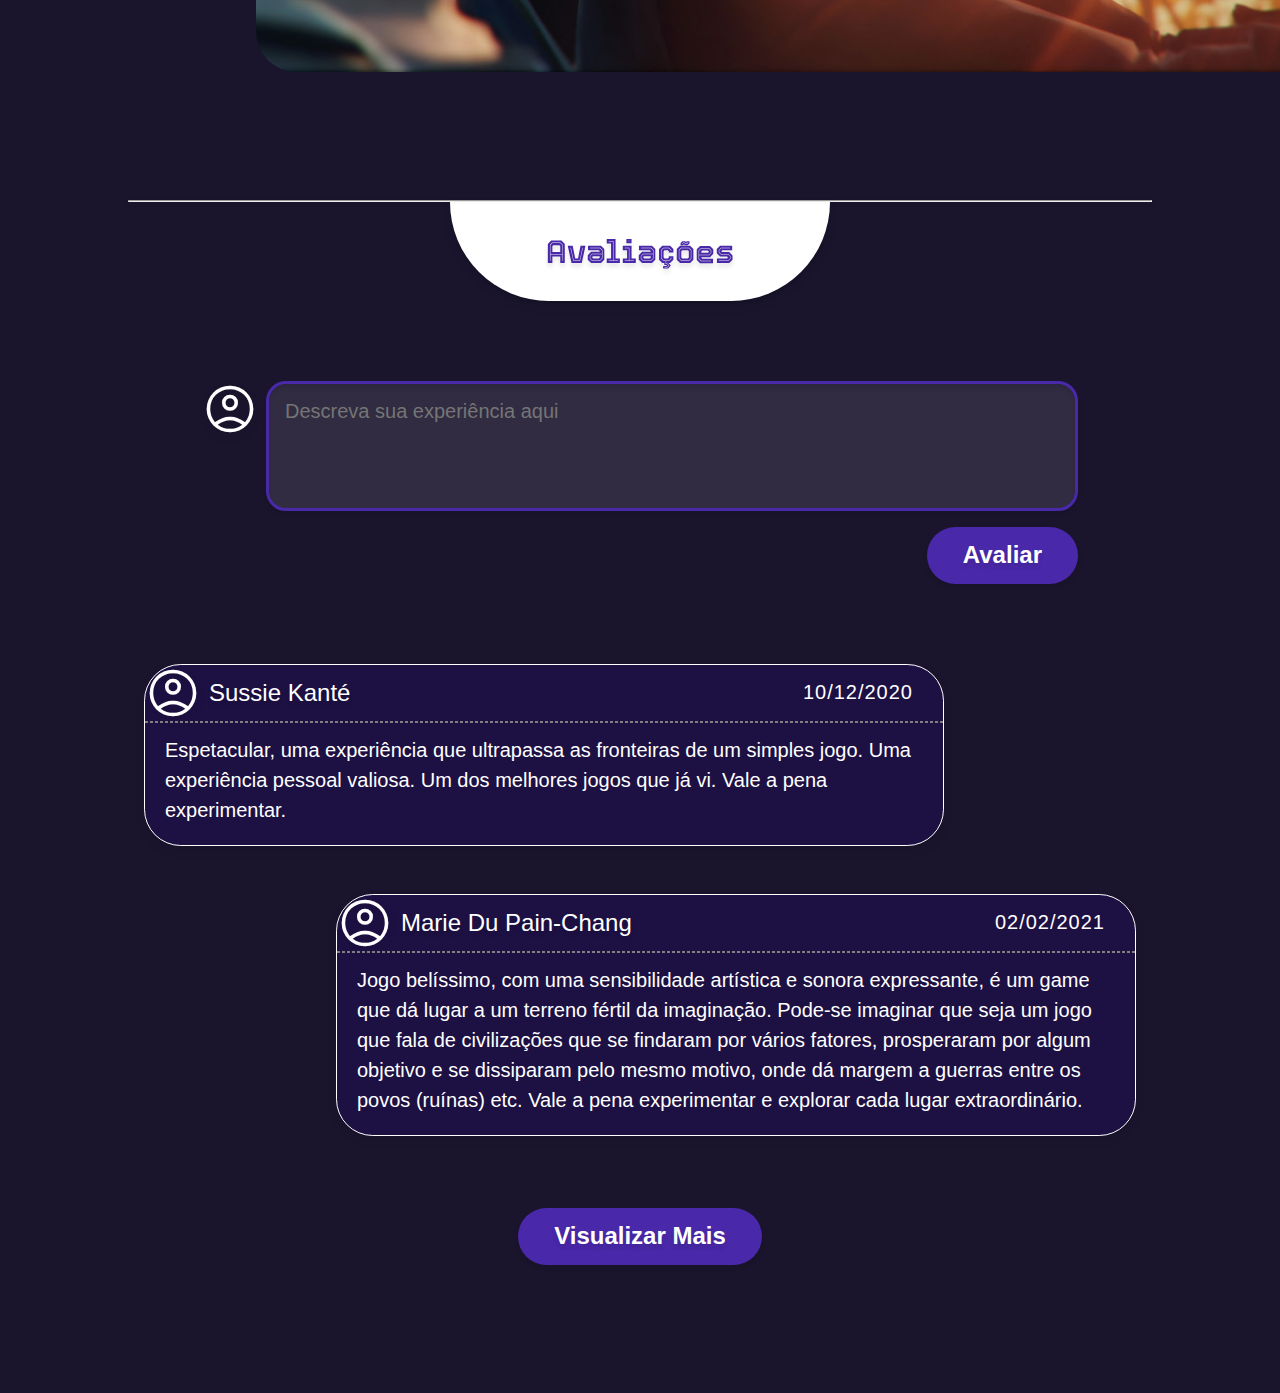
<file: src/view/lis.html>
<!DOCTYPE html>
<html lang="pt-br">
<head>
    <meta charset="UTF-8">
    <meta name="viewport" content="width=device-width, initial-scale=1.0">
    <title> Life Is Strange - Avaliação de Jogos </title>
    <link rel="shortcut icon" href="../img/cubo-icon.png" type="image/x-icon">
    <!-- Fonts -->
    <link rel="stylesheet" href="https://fonts.googleapis.com/css2?family=Material+Symbols+Outlined:opsz,wght,FILL,GRAD@20..48,100..700,0..1,-50..200" />
    <!-- CSS -->
    <link rel="stylesheet" href="../css/reset.css">
    <link rel="stylesheet" href="../css/jogo-especifico.css">
    <link rel="stylesheet" href="../css/responsive.css">
    <!-- JavaScript -->
    <script src="../js/topo.js" defer></script>
    <script src="../js/modal-conta.js" defer></script>
</head>
<body>
    <header id="cabecalho">
        <a href="javascript: history.go(-1)" rel="prev" class="voltar" aria-label="Voltar para a página anterior">
            <span class="material-symbols-outlined sr-only" aria-hidden="true">
                keyboard_backspace
            </span>
        </a>

        <figure class="logo">
            <img src="../img/cubo-icon.png" alt="Cubo como logo do site">

            <h1> Avaliação De Jogos </h1>
        </figure>
    </header>

    <main id="conteudo" class="lis">
        <section id="info-gerais">
            <article class="detalhes">
                <h2> Journey </h2>

                <hr>

                <ul class="list">
                    <li>
                        <span class="material-symbols-outlined sr-only icon" aria-hidden="true" aria-label="Ícone de rede mundial">
                            language
                        </span>
                        
                        <span lang="en" class="info">
                            Online
                        </span>
                    </li>
                    
                    <li>
                        <span class="material-symbols-outlined sr-only icon" aria-hidden="true" aria-label="Ícone da Xbox">
                            sports_esports
                        </span>
                        
                        <span lang="en" class="info">
                            Xbox
                        </span>
                    </li>
                    
                    <li>
                        <span class="material-symbols-outlined sr-only icon" aria-hidden="true" aria-label="Ícone da PS4">
                            gamepad
                        </span>
                        
                        <span class="info">
                            PS4
                        </span>
                    </li>
                    
                    <li>
                        <span class="material-symbols-outlined sr-only icon" aria-hidden="true" aria-label="Ícone do computador">
                            computer
                        </span>

                        <span lang="en" class="info">
                            desktop
                        </span>
                    </li>
                    
                    <li>
                        <span class="material-symbols-outlined sr-only icon" aria-hidden="true" aria-label="Ícone de pessoa">
                            person_3
                        </span>

                        <span class="info">
                            1 pessoa
                        </span>
                    </li>
                    
                    <li>
                        <span class="material-symbols-outlined sr-only icon" aria-hidden="true" aria-label="Ícone de categoria">
                            category
                        </span>

                        <span class="info">
                            Aventura
                        </span>
                    </li>
                    
                    <li>
                        <span class="material-symbols-outlined sr-only icon" aria-hidden="true" aria-label="Ícone de data">
                            calendar_month
                        </span>

                        <span class="info">
                            11/01/2020
                        </span>
                    </li>

                    <li>
                        <span class="material-symbols-outlined sr-only icon" aria-hidden="true" aria-label="Ícone de desenvolvimento">
                            code_blocks
                        </span>

                        <span lang="en" class="info">
                            that game company
                        </span>
                    </li>
                </ul>
            </article>

            <article class="descricao">
                <h2> Descrição </h2>

                <hr>

                <p>
                    Explore o mundo misterioso ancestral de Journey enquanto plana sobre as ruínas e voa cruzando areiaspara descobrir seus segredos.
                </p>
            </article>
        </section>

        <section id="imagens-exemplos">
            <article class="imgs">
                <figure>
                    <img src="../img/lis-exemplo-1.jpg" alt="Imagem de exemplo 1">
                </figure>

                <figure>
                    <img src="../img/lis-exemplo-2.jpg" alt="Imagem de exemplo 2">
                </figure>

                <figure>
                    <img src="../img/lis-exemplo-3.jpg" alt="Imagem de exemplo 3">
                </figure>
            </article>
        </section>

        <section id="avaliacoes">
            <div class="titulo">
                <hr>

                <h1> Avaliações </h1>
            </div>

            <form action="#" method="post" class="form-av">
                <div class="desc-av">
                    <label for="av">
                        <span class="material-symbols-outlined sr-only" aria-hidden="true" aria-label="">
                            account_circle
                        </span>
                    </label>
                    
                    <textarea name="av" id="av" placeholder="Descreva sua experiência aqui"></textarea>
                </div>
                
                <button type="button" id="btn-avaliar"> Avaliar </button>
            </form>

            <dialog id="modal">
                <div id="transparencia"></div>

                <article id="janela-flutuante">
                    <p class="aviso">
                        Necessário estar em conta logada ...
                    </p>

                    <a href="TelaCadastro.html" rel="next" class="btn-conta">
                        Cadastrar-se
                    </a>

                    <p class="ou">
                        Ou
                    </p>

                    <a href="TelaEntrarConta.html" rel="next" class="btn-conta">
                        Entrar Conta
                    </a>
                </article>
            </dialog>

            <div class="avs">
                <article class="av-feita">
                    <div class="dados-tecnicos">
                        <div class="perfil">
                            <span class="material-symbols-outlined sr-only foto-perfil" aria-hidden="true" aria-label="">
                                account_circle
                            </span>
                
                            <h2> Sussie Kanté </h2>
                        </div>
                
                        <span class="data"> 10/12/2020 </span>
                    </div>
                
                    <hr>

                    <p>
                        Espetacular, uma experiência que ultrapassa as fronteiras de um simples jogo. Uma experiência pessoal valiosa. Um dos melhores jogos que já vi. Vale a pena experimentar.
                    </p>
                </article>

                <article class="av-feita">
                    <div class="dados-tecnicos">
                        <div class="perfil">
                            <span class="material-symbols-outlined sr-only foto-perfil" aria-hidden="true" aria-label="">
                                account_circle
                            </span>
                
                            <h2> Marie Du Pain-Chang </h2>
                        </div>
                
                        <span class="data"> 02/02/2021 </span>
                    </div>
                
                    <hr>

                    <p>
                        Jogo belíssimo, com uma sensibilidade artística e sonora expressante, é um game que dá lugar a um terreno fértil da imaginação. Pode-se imaginar que seja um jogo que fala de civilizações que se findaram por vários fatores, prosperaram por algum objetivo e se dissiparam pelo mesmo motivo, onde dá margem a guerras entre os povos (ruínas) etc. Vale a pena experimentar e explorar cada lugar extraordinário.
                    </p>
                </article>
            </div>

            <button type="button" class="btn-view-more"> Visualizar Mais </button>
        </section>

        <span class="material-symbols-outlined sr-only" id="topo" aria-hidden="true" aria-label="Volte ao topo da página clicando aqui" tabindex="0">
            shift
        </span>
    </main>
</body>
</html>
</file>
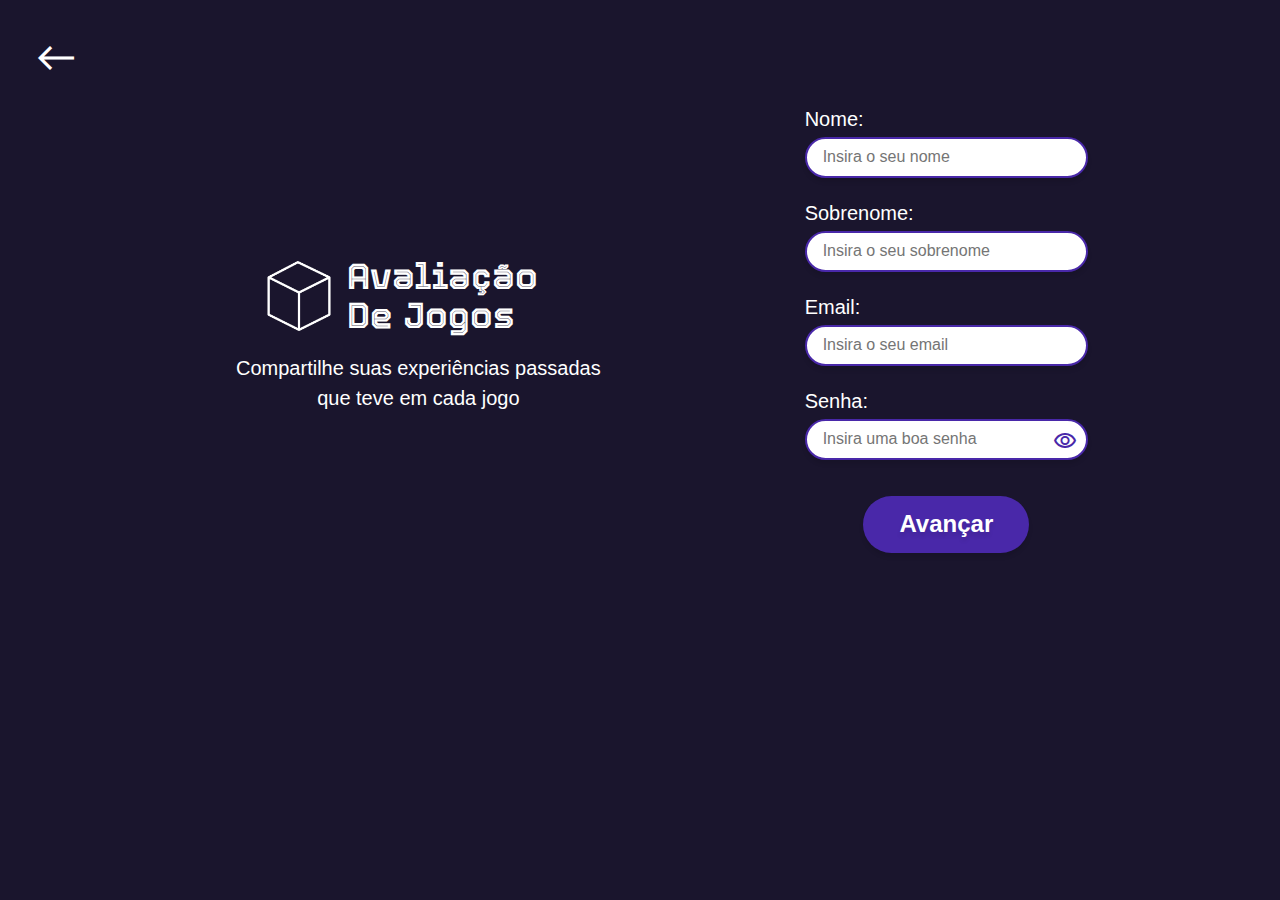
<file: src/view/TelaCadastro.html>
<!DOCTYPE html>
<html lang="pt-br">
<head>
    <meta charset="UTF-8">
    <meta name="viewport" content="width=device-width, initial-scale=1.0">
    <title>Avaliação De Jogos</title>
    <link rel="shortcut icon" href="src/img/cubo-icon.png" type="image/x-icon">
    <!-- Fonts -->
    <link rel="stylesheet" href="https://fonts.googleapis.com/css2?family=Material+Symbols+Outlined:opsz,wght,FILL,GRAD@20..48,100..700,0..1,-50..200" />
    <!-- CSS -->
    <link rel="stylesheet" href="../css/reset.css">
    <link rel="stylesheet" href="../css/tela-cadastro.css">
    <link rel="stylesheet" href="../css/responsive.css">
    <!-- JS -->
    <script src="../js/ver-senha.js" defer></script>
</head>

<body>
    <main class="container">
        <a href="javascript: history.go(-1)" rel="prev" class="back-arrow" aria-label="Voltar para a página anterior">
            <span class="material-symbols-outlined">
                keyboard_backspace
            </span> 
        </a>

        <div class="form-container">
            <div class="left-section">
                <figure class="logo">
                    <img src="../img/cubo-icon.png" alt="Avaliação De Jogos">
                    
                    <h1>Avaliação De Jogos</h1>
                </figure>

                <p>Compartilhe suas experiências passadas que teve em cada jogo</p>
            </div>
            
            <form action="" method="post" autocomplete="on" class="right-section">
                <div class="form-group">
                    <label for="first-name">Nome:</label>

                    <input type="text" id="first-name" placeholder="Insira o seu nome" autocomplete="name">
                </div>

                <div class="form-group">
                    <label for="last-name">Sobrenome:</label>

                    <input type="text" id="last-name" placeholder="Insira o seu sobrenome" autocomplete="family-name">
                </div>

                <div class="form-group">
                    <label for="email">Email:</label>

                    <input type="email" id="email" placeholder="Insira o seu email" autocomplete="email">
                </div>

                <div class="form-group">
                    <label for="password">Senha:</label>

                    <div class="password-container">
                        <input type="password" id="password" placeholder="Insira uma boa senha"  autocomplete="current-password">

                        <span class="material-symbols-outlined sr-only visivel" aria-label="Ver e/ou saber senha" tabindex="0">
                            visibility
                        </span>

                        <span class="material-symbols-outlined sr-only invisivel" aria-label="Não ver e/ou saber senha" tabindex="0">
                            visibility_off
                        </span>
                    </div>
                </div>

                <button type="submit" class="btn-avancar">Avançar</button>
            </form>
        </div>
    </main>
</body>
</html>
</file>
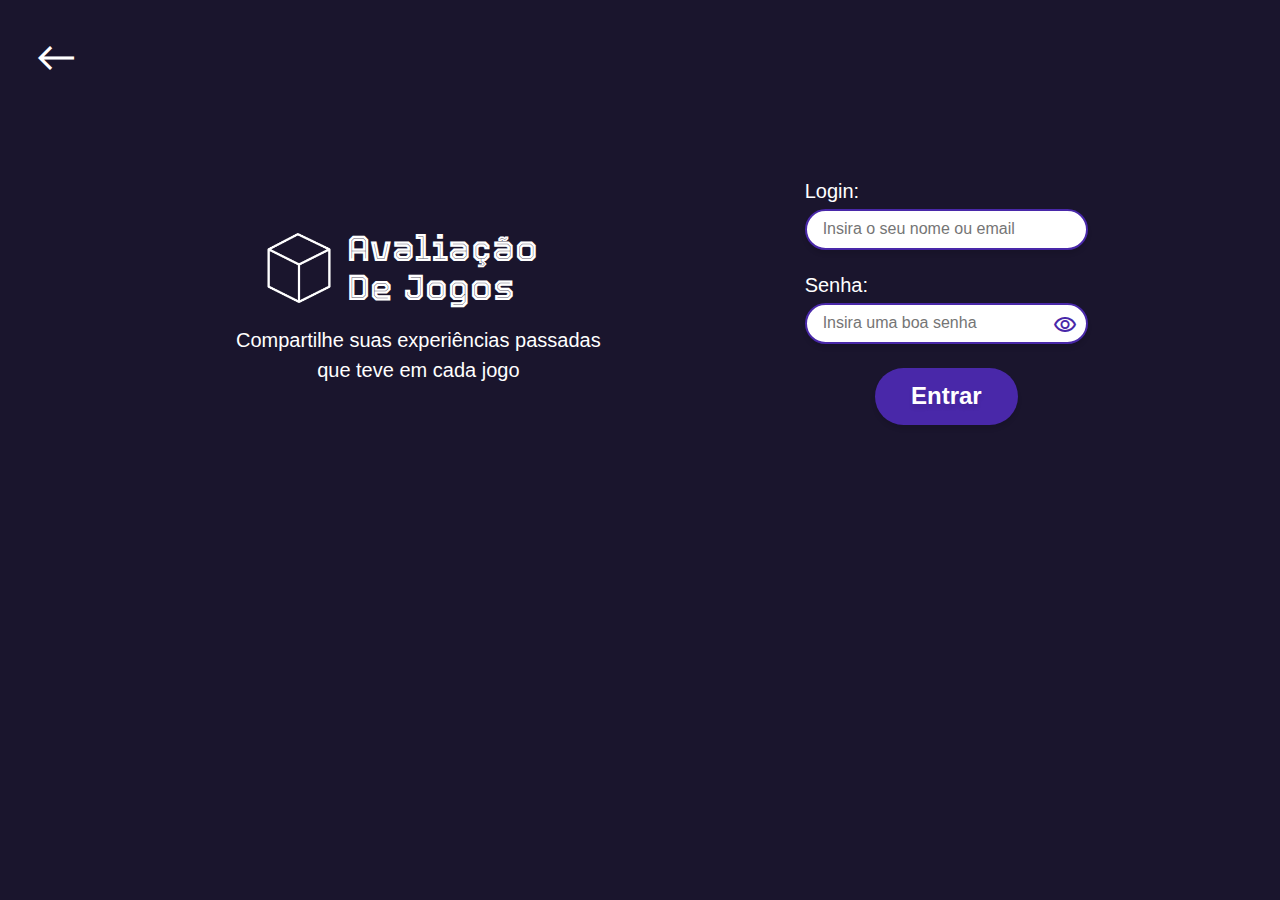
<file: src/view/TelaEntrarConta.html>
<!DOCTYPE html>
<html lang="pt-br">
<head>
    <meta charset="UTF-8">
    <meta name="viewport" content="width=device-width, initial-scale=1.0">
    <title>Avaliação De Jogos</title>
    <link rel="shortcut icon" href="src/img/cubo-icon.png" type="image/x-icon">
    <!-- Fonts -->
    <link rel="stylesheet" href="https://fonts.googleapis.com/css2?family=Material+Symbols+Outlined:opsz,wght,FILL,GRAD@20..48,100..700,0..1,-50..200" />
    <!-- CSS -->
    <link rel="stylesheet" href="../css/reset.css">
    <link rel="stylesheet" href="../css/tela-entrar-conta.css">
    <link rel="stylesheet" href="../css/responsive.css">
    <!-- JS -->
    <script src="../js/ver-senha.js" defer></script>
</head>

<body>
    <main class="container">
        <a href="javascript: history.go(-1)" rel="prev" class="back-arrow" aria-label="Voltar para a página anterior">
            <span class="material-symbols-outlined">
                keyboard_backspace
            </span> 
        </a>

        <div class="form-container">
            <div class="left-section">
                <div class="logo">
                    <img src="../img/cubo-icon.png" alt="Avaliação De Jogos">
                    
                    <h1>Avaliação De Jogos</h1>
                </div>
                
                <p>Compartilhe suas experiências passadas que teve em cada jogo</p>
            </div>
            
            <form action="" method="post" class="right-section">
                <div class="form-group">
                    <label for="first-name">Login:</label>

                    <input type="text" id="first-name" placeholder="Insira o seu nome ou email">
                </div>
                <div class="form-group">
                    <label for="password">Senha:</label>

                    <div class="password-container">
                        <input type="password" id="password" placeholder="Insira uma boa senha " autocomplete="current-password">

                        <span class="material-symbols-outlined sr-only visivel" aria-label="Ver e/ou saber senha" tabindex="0">
                            visibility
                        </span>

                        <span class="material-symbols-outlined sr-only invisivel" aria-label="Não ver e/ou saber senha" tabindex="0">
                            visibility_off
                        </span>
                    </div>
                </div>
                <button type="submit" class="btn-entrar">Entrar</button>
            </form>
        </div>
    </main>
</body>
</html>
</file>
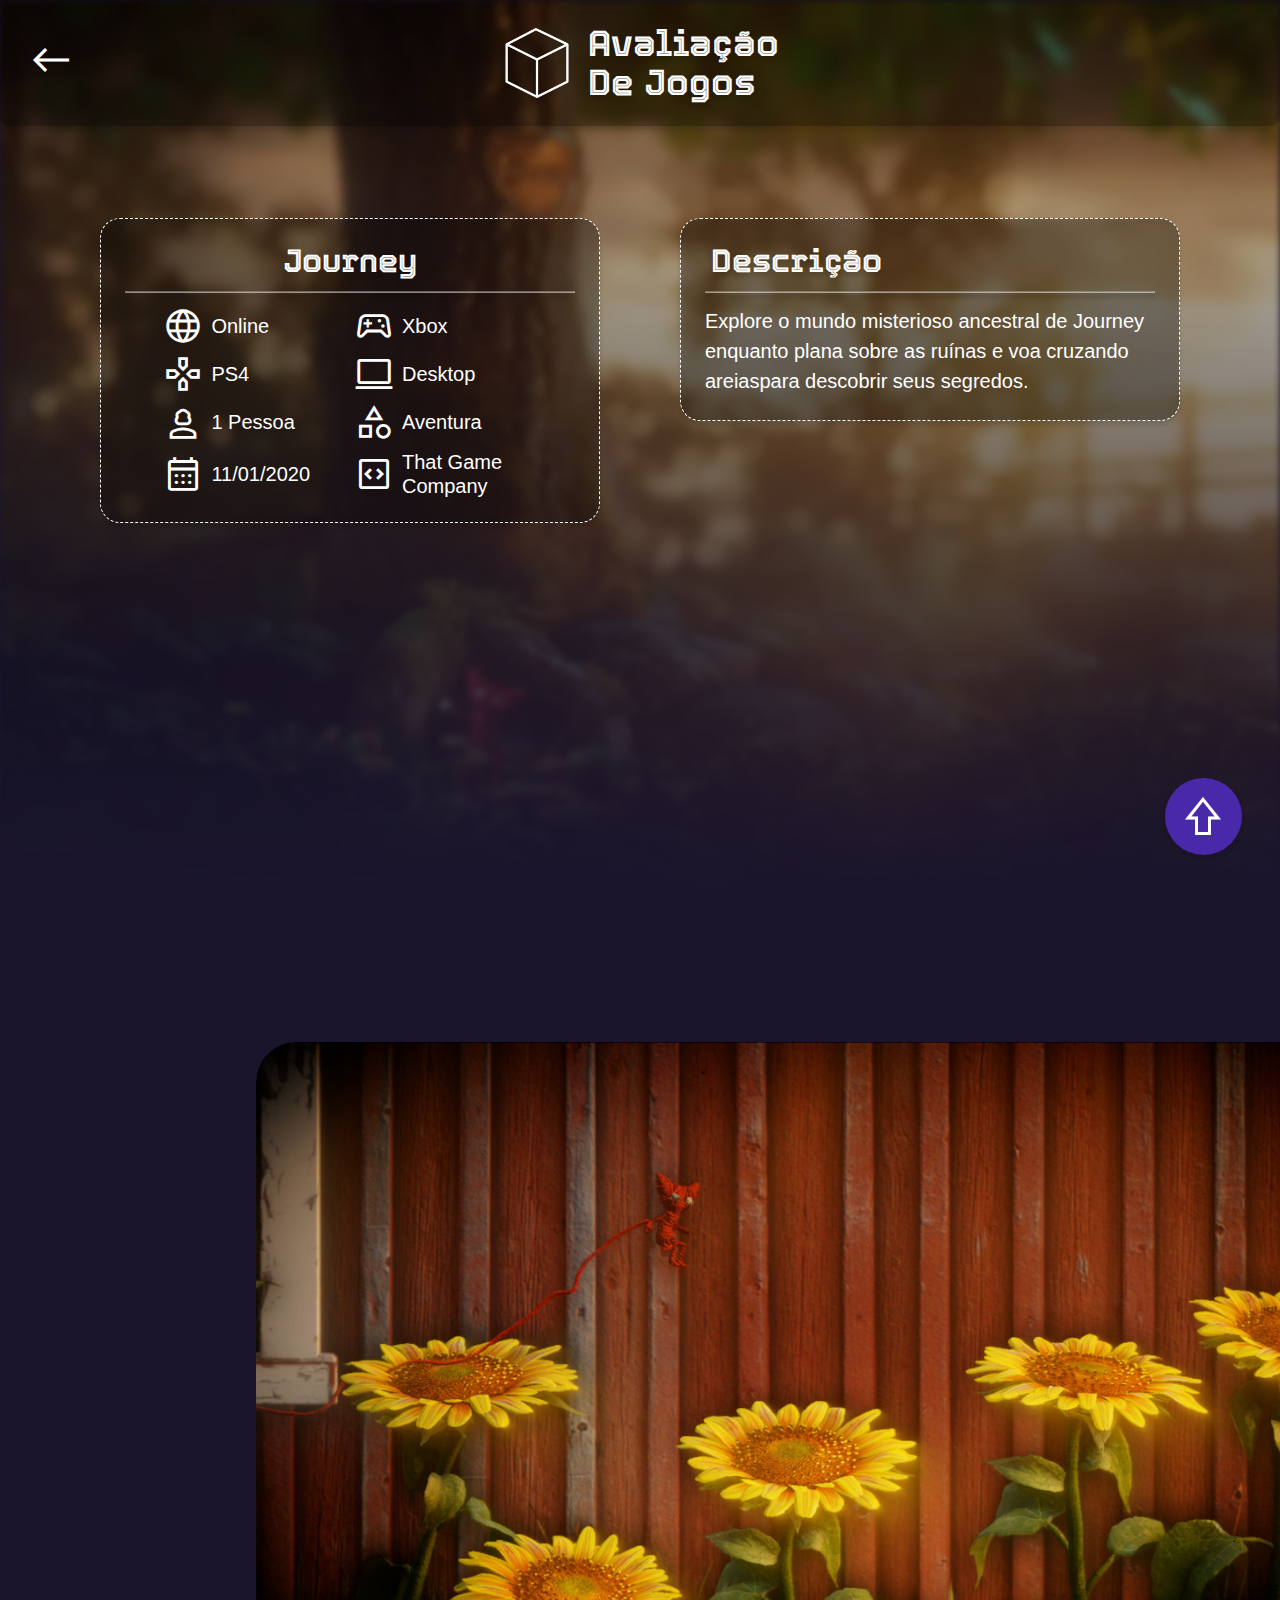
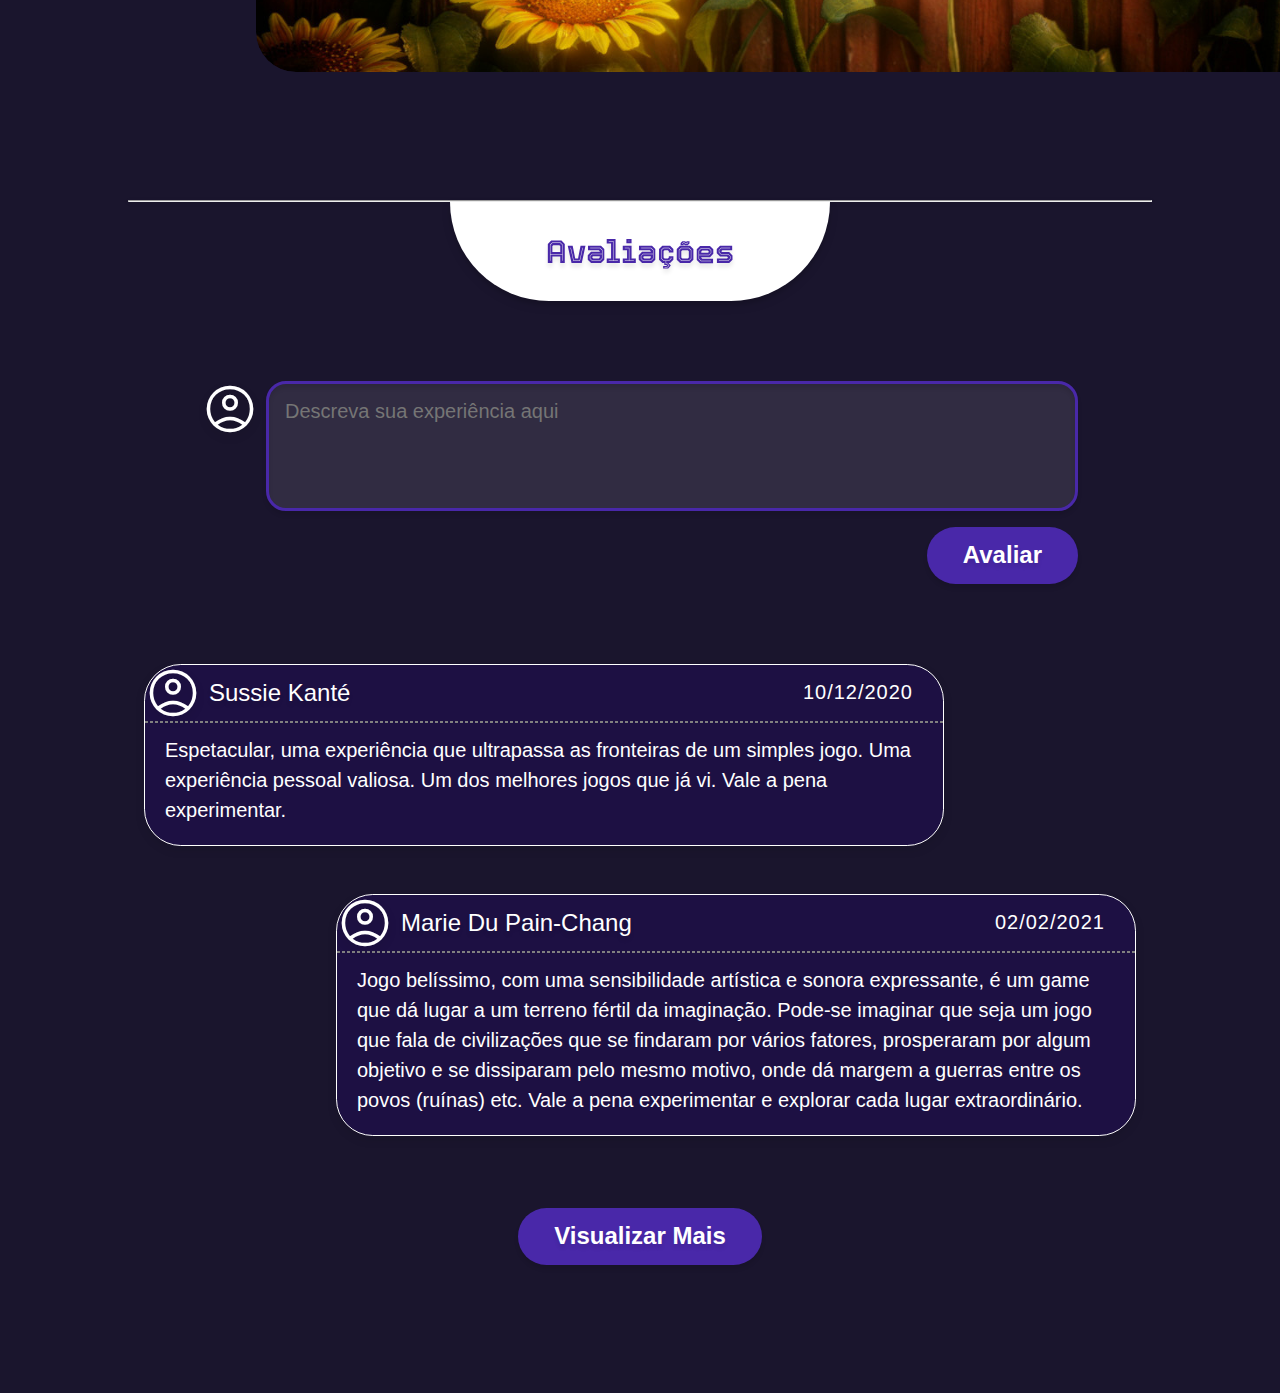
<file: src/view/unravel.html>
<!DOCTYPE html>
<html lang="pt-br">
<head>
    <meta charset="UTF-8">
    <meta name="viewport" content="width=device-width, initial-scale=1.0">
    <title> Unravel - Avaliação de Jogos </title>
    <link rel="shortcut icon" href="../img/cubo-icon.png" type="image/x-icon">
    <!-- Fonts -->
    <link rel="stylesheet" href="https://fonts.googleapis.com/css2?family=Material+Symbols+Outlined:opsz,wght,FILL,GRAD@20..48,100..700,0..1,-50..200" />
    <!-- CSS -->
    <link rel="stylesheet" href="../css/reset.css">
    <link rel="stylesheet" href="../css/jogo-especifico.css">
    <link rel="stylesheet" href="../css/responsive.css">
    <!-- JavaScript -->
    <script src="../js/topo.js" defer></script>
    <script src="../js/modal-conta.js" defer></script>
</head>
<body>
    <header id="cabecalho">
        <a href="javascript: history.go(-1)" rel="prev" class="voltar" aria-label="Voltar para a página anterior">
            <span class="material-symbols-outlined sr-only" aria-hidden="true">
                keyboard_backspace
            </span>
        </a>

        <figure class="logo">
            <img src="../img/cubo-icon.png" alt="Cubo como logo do site">

            <h1> Avaliação De Jogos </h1>
        </figure>
    </header>

    <main id="conteudo" class="unravel">
        <section id="info-gerais">
            <article class="detalhes">
                <h2> Journey </h2>

                <hr>

                <ul class="list">
                    <li>
                        <span class="material-symbols-outlined sr-only icon" aria-hidden="true" aria-label="Ícone de rede mundial">
                            language
                        </span>
                        
                        <span lang="en" class="info">
                            Online
                        </span>
                    </li>
                    
                    <li>
                        <span class="material-symbols-outlined sr-only icon" aria-hidden="true" aria-label="Ícone da Xbox">
                            sports_esports
                        </span>
                        
                        <span lang="en" class="info">
                            Xbox
                        </span>
                    </li>
                    
                    <li>
                        <span class="material-symbols-outlined sr-only icon" aria-hidden="true" aria-label="Ícone da PS4">
                            gamepad
                        </span>
                        
                        <span class="info">
                            PS4
                        </span>
                    </li>
                    
                    <li>
                        <span class="material-symbols-outlined sr-only icon" aria-hidden="true" aria-label="Ícone do computador">
                            computer
                        </span>

                        <span lang="en" class="info">
                            desktop
                        </span>
                    </li>
                    
                    <li>
                        <span class="material-symbols-outlined sr-only icon" aria-hidden="true" aria-label="Ícone de pessoa">
                            person_3
                        </span>

                        <span class="info">
                            1 pessoa
                        </span>
                    </li>
                    
                    <li>
                        <span class="material-symbols-outlined sr-only icon" aria-hidden="true" aria-label="Ícone de categoria">
                            category
                        </span>

                        <span class="info">
                            Aventura
                        </span>
                    </li>
                    
                    <li>
                        <span class="material-symbols-outlined sr-only icon" aria-hidden="true" aria-label="Ícone de data">
                            calendar_month
                        </span>

                        <span class="info">
                            11/01/2020
                        </span>
                    </li>

                    <li>
                        <span class="material-symbols-outlined sr-only icon" aria-hidden="true" aria-label="Ícone de desenvolvimento">
                            code_blocks
                        </span>

                        <span lang="en" class="info">
                            that game company
                        </span>
                    </li>
                </ul>
            </article>

            <article class="descricao">
                <h2> Descrição </h2>

                <hr>

                <p>
                    Explore o mundo misterioso ancestral de Journey enquanto plana sobre as ruínas e voa cruzando areiaspara descobrir seus segredos.
                </p>
            </article>
        </section>

        <section id="imagens-exemplos">
            <article class="imgs">
                <figure>
                    <img src="../img/unravel-exemplo-1.jpg" alt="Imagem de exemplo 1">
                </figure>

                <figure>
                    <img src="../img/unravel-exemplo-2.jpg" alt="Imagem de exemplo 2">
                </figure>

                <figure>
                    <img src="../img/unravel-exemplo-3.jpg" alt="Imagem de exemplo 3">
                </figure>
            </article>
        </section>

        <section id="avaliacoes">
            <div class="titulo">
                <hr>

                <h1> Avaliações </h1>
            </div>

            <form action="#" method="post" class="form-av">
                <div class="desc-av">
                    <label for="av">
                        <span class="material-symbols-outlined sr-only" aria-hidden="true" aria-label="">
                            account_circle
                        </span>
                    </label>
                    
                    <textarea name="av" id="av" placeholder="Descreva sua experiência aqui"></textarea>
                </div>
                
                <button type="button" id="btn-avaliar"> Avaliar </button>
            </form>

            <dialog id="modal">
                <div id="transparencia"></div>

                <article id="janela-flutuante">
                    <p class="aviso">
                        Necessário estar em conta logada ...
                    </p>

                    <a href="TelaCadastro.html" rel="next" class="btn-conta">
                        Cadastrar-se
                    </a>

                    <p class="ou">
                        Ou
                    </p>

                    <a href="TelaEntrarConta.html" rel="next" class="btn-conta">
                        Entrar Conta
                    </a>
                </article>
            </dialog>

            <div class="avs">
                <article class="av-feita">
                    <div class="dados-tecnicos">
                        <div class="perfil">
                            <span class="material-symbols-outlined sr-only foto-perfil" aria-hidden="true" aria-label="">
                                account_circle
                            </span>
                
                            <h2> Sussie Kanté </h2>
                        </div>
                
                        <span class="data"> 10/12/2020 </span>
                    </div>
                
                    <hr>

                    <p>
                        Espetacular, uma experiência que ultrapassa as fronteiras de um simples jogo. Uma experiência pessoal valiosa. Um dos melhores jogos que já vi. Vale a pena experimentar.
                    </p>
                </article>

                <article class="av-feita">
                    <div class="dados-tecnicos">
                        <div class="perfil">
                            <span class="material-symbols-outlined sr-only foto-perfil" aria-hidden="true" aria-label="">
                                account_circle
                            </span>
                
                            <h2> Marie Du Pain-Chang </h2>
                        </div>
                
                        <span class="data"> 02/02/2021 </span>
                    </div>
                
                    <hr>

                    <p>
                        Jogo belíssimo, com uma sensibilidade artística e sonora expressante, é um game que dá lugar a um terreno fértil da imaginação. Pode-se imaginar que seja um jogo que fala de civilizações que se findaram por vários fatores, prosperaram por algum objetivo e se dissiparam pelo mesmo motivo, onde dá margem a guerras entre os povos (ruínas) etc. Vale a pena experimentar e explorar cada lugar extraordinário.
                    </p>
                </article>
            </div>

            <button type="button" class="btn-view-more"> Visualizar Mais </button>
        </section>

        <span class="material-symbols-outlined sr-only" id="topo" aria-hidden="true" aria-label="Volte ao topo da página clicando aqui" tabindex="0">
            shift
        </span>
    </main>
</body>
</html>
</file>
<file: src/css/tela-home.css>
/* Cabeçalho */
.header-container {
    background: linear-gradient(180deg, var(--roxa-escura-3) 0%, var(--roxa-clara) 100%);
    border-radius: 0px 0px 1000px 1000px;
    box-shadow: 0px 4px 10px 0px rgba(255, 255, 255, 0.10);
    padding: 20px;
    display: flex;
    align-items: center;
    justify-content: space-between;
    padding: 2em 4em;
}

.header-container .profile-icon span {
    font-size: 4em;
    border-radius: 50%;
    cursor: pointer;
}

.header-container .logo {
    display: flex;
    justify-content: center;
    align-items: center;
    gap: 1em;
}

.header-container .logo img {
    width: 70px;
    height: 100%;
}

.header-container .logo h1 {
    color: #FFF;
    text-shadow: 0px 4px 4px rgba(0, 0, 0, 0.10);
    font-family: var(--titulo);
    font-size: 2.25em;
    font-weight: 700;
    width: 38%;
}

.header-container .search-container {
    position: relative;
}

.header-container .search-container input {
    padding: 15px 20px;
    border-radius: 50px;
    border: 0;
    box-shadow: 0px 4px 4px 0px rgba(0, 0, 0, 0.10);
    width: 250px;
    font-size: 16px;
}

.header-container .search-container label {
    position: absolute;
    top: 25%;
    right: 6%;
    color: var(--preta);
}

.header-container .modal-container {
    display: none;
    height: max-content;
    width: max-content;
    animation: fade .1s ease-out;
}

.header-container .modal-container .transparencia {
    position: fixed;
    top: 0;
    left: 0;
    right: 0;
    bottom: 0;
    background-color: rgba(0, 0, 0, 0.50);
}

.header-container .modal-container .menu {
    position: fixed;
    top: 0;
    left: 0;
    bottom: 0;

    background: radial-gradient(78.59% 50% at 50% 50%, var(--roxa-clara) 0%, var(--roxa-escura-1) 100%);
    box-shadow: 0px 4px 4px 0px rgba(0, 0, 0, 0.10);
    padding: 2em 4em;
    color: white;
    display: flex;
    flex-direction: column;
    align-items: center;
    gap: 1em;
}

.header-container .modal-container .menu a {
    display: flex;
    align-items: center;
    flex-direction: column;
    gap: .3em;
}


.header-container .modal-container .menu span {
    font-size:4em;
}


.header-container .modal-container .menu hr {
    color: rgba(255, 255, 255, 0.50);
    box-shadow: 0px 4px 4px 0px rgba(0, 0, 0, 0.25);
    margin: 1em 2em;
    width: 140%;
}

.header-container .modal-container .menu .aa {
    width: 100%;
}

.header-container .modal-container .menu .aa a {
    font-size: 1.2em;
    padding: 0.5em;
    border-radius: 1em;
}

.header-container .modal-container .menu .aa a:hover {
    background-color: rgba(255, 255, 255, 0.15);  
}

.header-container .modal-container .menu .aa a:active {
    background-color: rgba(255, 255, 255, 0.30);
}

.header-container .modal-container .menu .bb {
    display: flex;
    flex-direction: column;
    gap: 1.5em;
}

.header-container .modal-container .menu .bb a {
    border: 0;
    color: white;
    border-radius: 50px;
    background: var(--roxa-clara);
    box-shadow: 0px 4px 4px 0px rgba(0, 0, 0, 0.10);
    text-shadow: 0px 4px 4px rgba(0, 0, 0, 0.10);
    font-family: var(--padrao-2);
    font-size: 1.1em;
    font-weight: 600;
    padding: 0.6em 1.5em;
    cursor: pointer;
    transition: .2s;
}

.header-container .modal-container .menu .bb a:hover {
    background-color: var(--roxa-escura-1);
}

.header-container .modal-container .menu .bb a:active {
    background-color: var(--roxa-escura-2);
}

.games-section {
    margin: 4em 5em;
}

.games-section h2 {
    background: linear-gradient(90deg, #4928A9 0%, rgba(73, 40, 169, 0.00) 100%);
    border-radius: 25px 0px 0px 25px;
    font-size: 20px;
    padding: 0.8em 1em;
    margin: 40px 0;
    font-family: var(--titulo);

}

.games-section .games-flex {
    display: flex;
    flex-wrap: wrap;
    align-items: center;
    justify-content: center;
    gap: 5em;
    margin-top: 40px;
}

.games-section .game-item {
    overflow: hidden;
    border-radius: 50px;
    box-shadow: 0px 4px 4px 0px rgba(255, 255, 255, 0.10);
    height: auto;
}
.games-section .game-item img {
    width: 300px;
    height: auto;
    border-radius: 50px;
    box-shadow: 0px 4px 4px 0px rgba(255, 255, 255, 0.10);
    transition: .3s;
}
.games-section .game-item img:hover {
    transform: scale(1.1);
}

@media (min-width: 600px) {
    .games-flex {
        grid-template-columns: repeat(auto-fit, minmax(150px, 1fr));
    }
}

.footer-conteiner {
    border-radius: 200px 200px 0px 0px;
    background: linear-gradient(180deg, #4928A9 0%, #1A152D 100%);
    box-shadow: 0px 4px 4px 0px rgba(255, 255, 255, 0.10);
    padding: 2em;

}

.footer-conteiner .logo {
    display: flex;
    justify-content: center;
    align-items: center;
    gap: 1em;
}

.footer-conteiner .logo img {
    width: 70px;
    height: 100%;
}

.footer-conteiner .logo h1 {
    color: #FFF;
    text-shadow: 0px 4px 4px rgba(0, 0, 0, 0.10);
    font-family: var(--titulo);
    font-size: 2.25em;
    font-weight: 700;
    width: 15%;
}

.footer-conteiner hr {
    color: rgba(255, 255, 255, 0.50);
    box-shadow: 0px 4px 4px 0px rgba(0, 0, 0, 0.25);
    margin: 2em;
}

.footer-conteiner .resources-section {
    padding: 20px;
    border-radius: 10px;
}

.footer-conteiner .resources-flex {
    display: flex;
    flex-wrap: wrap;
    gap: 3em;
    justify-content: center;
    align-items: center;
    color: #b9b9b9;
}

.footer-conteiner .resources-flex a {
    text-align: center;
    padding: 0.5em;
    border-radius: 15px;
    transition: .2s;
}
.footer-conteiner .resources-flex a:hover {
    background-color: rgba(255, 255, 255, 0.15);
}
.footer-conteiner .resources-flex a:active {
    background-color: rgba(255, 255, 255, 0.30);
}

.footer-conteiner .extra-resources {
    display: flex;
    justify-content: center;
    gap: 6em;
}

.footer-conteiner .resource-itens {
    display: flex;
    flex-direction: column;
    gap: 0.1em;
}
.footer-conteiner .resource-itens .resource-item {
    display: flex;
    align-items: center;
    gap: 0.5em;
    padding: 0.5em;
    border-radius: 15px;
    transition: .2s;
}
.footer-conteiner .resource-itens .resource-item:hover {
    background-color: rgba(255, 255, 255, 0.15);
}
.footer-conteiner .resource-itens .resource-item:active {
    background-color: rgba(255, 255, 255, 0.30);
}

.footer-conteiner .resource-itens .resource-item .icon {
    font-size: 2.5em;
}

.footer-conteiner .resource-itens .resource-item img {
    width: 40px;
    height: 40px;
    margin-bottom: 5px;
}

.footer-conteiner .figure-item img {
    width: 100%;
    height: auto;
    max-width: 300px;
    border-radius: 40px;
}
</file>
<file: src/css/responsive.css>
@media screen and (max-width: 1200px) and (orientation: portrait) {
    body {
        font-size: 2.5vw;
    }

    #cabecalho .logo img {
        width: 35px;
    }
    #cabecalho .logo h1 {
        width: 30%;
    }

    #conteudo #info-gerais {
        flex-direction: column;
        padding: 5em;
        padding-top: calc(9vh + 4em);
        padding-bottom: 20vh;
        justify-content: flex-start;
        gap: 4em;
        min-height: auto;
    }
    #conteudo #info-gerais::before {
        background-position: center;
    }
    #conteudo #info-gerais .descricao p,
    #conteudo #avaliacoes .avs .av-feita p {
        line-height: 23px;
    }

    #conteudo #imagens-exemplos {
        min-height: 25vh;
        margin-top: calc(71vh + 11em);
    }
    #conteudo #imagens-exemplos .imgs {
        left: 8vw;
    }
    #conteudo #imagens-exemplos .imgs figure {
        border-radius: 30px;
        width: 85vw;
        height: max-content;
    }
    #conteudo #imagens-exemplos .imgs figure img {
        border-radius: 30px;
    }
    #conteudo #imagens-exemplos .imgs figure:last-child {
        margin-right: 7.5vw;
    }

    #conteudo #avaliacoes .form-av .desc-av #av {
        min-width: 280px;
        min-height: 80px;
        border-radius: 15px;
    }
    #conteudo #avaliacoes .form-av button,
    #conteudo #avaliacoes .btn-view-more {
        padding: 0.8em 2.2em;
    }
    #conteudo #avaliacoes #modal #janela-flutuante {
        width: max-content;
        padding: 2.5em 5em;
        border-radius: 30px;
    }
    #conteudo #avaliacoes #modal #janela-flutuante .aviso {
        margin-bottom: 0.8em;
    }
    #conteudo #avaliacoes .avs {
        gap: 4em;
    }
    #conteudo #avaliacoes .avs .av-feita {
        width: 300px;
        max-width: fit-content;
    }
    #conteudo #avaliacoes .avs .av-feita:nth-child(odd) {
        transform: translateX(0em);
    }
    #conteudo #avaliacoes .avs .av-feita:nth-child(even) {
        transform: translateX(0em);
    }

    #conteudo #topo {
        font-size: 3.5em;
        padding: .35em;
    }

    #conteudo #form {
        margin: 2em auto;
    }
    #conteudo #form .todos-dados .foto img {
        width: 100px;
        height: 100px;
    }
    #conteudo #form .todos-dados {
        flex-direction: column;
        align-items: center;
        gap: 3em;
    }
    #conteudo #form .todos-dados .campos {
        gap: 1.5em;
    }
    #conteudo #form .todos-dados .campos .campo {
        gap: 0.4em;
    }
    #conteudo #form .todos-dados .campos .campo label {
        font-size: 1.5em;
    }
    #conteudo #form .todos-dados .campos .campo input {
        min-width: 180px;
        padding: 0.8em 1.2em;
        font-size: 1.25em;
    }
}

@media screen and (max-width: 1200px) and (orientation: landscape) {
    #cabecalho .voltar {
        top: 17%;
    }
    #cabecalho .logo img {
        width: 45px;
    }
    
    #conteudo #info-gerais {
        padding: 5em;
        padding-top: calc(23vh + 3em);
        padding-bottom: 30vh;
        gap: 4em;
    }
    #conteudo #info-gerais .descricao {
        width: 500px;
    }
    #conteudo #info-gerais .descricao p,
    #conteudo #avaliacoes .avs .av-feita p {
        line-height: 23px;
    }
    #conteudo #imagens-exemplos {
        margin-top: calc(100vh + 5em);
    }
    #conteudo #avaliacoes #modal #janela-flutuante {
        border-radius: 30px;
    }
    #conteudo #avaliacoes .form-av .desc-av #av {
        min-width: 400px;
        border-radius: 15px;
    }
    #conteudo #avaliacoes .avs .av-feita {
        width: 400px;
        max-width: fit-content;
    }

    #conteudo #topo {
        font-size: 3.5em;
        padding: .35em;
    }

    #conteudo #form {
        margin-bottom: 5em ;
    }
}
</file>
<file: src/css/editar-conta.css>
/* Fundo da tela */
body {
    background: radial-gradient(50% 50% at 50% 50%, var(--roxa-clara) 0%, var(--roxa-escura-1) 100%);
}

/* Cabeçalho */
#cabecalho {
    position: relative;
    padding: 1.5em 0.5em;
    z-index: 1;
}

#cabecalho .voltar {
    position: absolute;
    top: 16%;
    border-radius: 5em;
    padding: 1em 1.2em;
    cursor: pointer;
    transition-duration: .2s;
    animation: cabecalho .5s ease-out both;
    z-index: 1;
}
#cabecalho .voltar:hover {
    background: rgba(255, 255, 255, 0.15);
}
#cabecalho .voltar:active {
    background: rgba(255, 255, 255, 0.30);
}

#cabecalho .voltar span {
    font-size: 3em;
}

#cabecalho .logo {
    display: flex;
    justify-content: center;
    align-items: center;
    gap: 1em;
    animation: cabecalho .6s ease-out .4s both;
}

#cabecalho .logo img {
    width: 70px;
    height: 100%;
}

#cabecalho .logo h1 {
    color: #FFF;
    text-shadow: 0px 4px 4px rgba(0, 0, 0, 0.10);
    font-family: var(--titulo);
    font-size: 2.25em;
    font-weight: 700;
    width: 15%;
}

/* Conteúdo */
#conteudo #form {
    display: flex;
    flex-direction: column;
    justify-content: center;
    align-items: center;
    gap: 3em;
    margin: 1.5em 0;
}
#conteudo #form .todos-dados {
    display: flex;
    gap: 6em;
}
#conteudo #form .todos-dados .foto {
    position: relative;
    animation: esquerda .6s ease-out 1s both;
}
#conteudo #form .todos-dados .foto input {
    position: absolute;
    top: 0;
    right: 0;
    visibility: hidden;
}
#conteudo #form .todos-dados .foto span {
    position: absolute;
    top: 0;
    right: 0;
    background-color: rgba(255, 255, 255, 0.15);
    box-shadow: 0px 4px 4px 0px rgba(0, 0, 0, 0.10);
    text-shadow: 0px 4px 4px rgba(0, 0, 0, 0.10);
    font-size: 1.8em;
    padding: 0.2em;
    border-radius: 50%;
    cursor: pointer;
    transition: .2s;
}
#conteudo #form .todos-dados .foto span:hover {
    background-color: var(--roxa-clara);
}
#conteudo #form .todos-dados .foto span:active {
    background-color: var(--roxa-escura-1);
}
#conteudo #form .todos-dados .foto img {
    width: 160px;
    height: 160px;
    border-radius: 100px;
    border: 2px solid #FFF;
    background: var(--cinza) 0px 0px / 100% 149.982% no-repeat;
    box-shadow: 0px 4px 4px 0px rgba(0, 0, 0, 0.10);
}
#conteudo #form .todos-dados .campos,
#conteudo #form .todos-dados .campos .campo {
    display: flex;
    flex-direction: column;
}
#conteudo #form .todos-dados .campos {
    gap: 1em;
    animation: direita .6s ease-out 1s both;
}
#conteudo #form .todos-dados .campos .campo {
    gap: 0.2em;
    width: 100%;
    box-sizing: content-box;
}

#conteudo #form .todos-dados .campos .campo label {
    font-size: 1.25em;
    font-family: var(--padrao-1);
}
#conteudo #form .todos-dados .campos .campo input {
    border-radius: 20px;
    padding: 0.6em 1em;
    border: 2px solid var(--roxa-clara);
    color: var(--roxa-clara);
    font-size: 1em;
    font-family: var(--padrao-2);
    min-width: 250px;
    box-sizing: content-box;
}
#conteudo #form .todos-dados .campos .campo input:focus {
    border-color: var(--roxa-escura-1);
}
#conteudo #form .btn-container {
    overflow: hidden;
}
#conteudo #form .btn-container .btn-salvar {
    animation: baixo .5s ease-out 1.3s both;
}

:root {
    --roxa-escura-1: #1D1043;
    --roxa-escura-2: #0D0C30;
    --roxa-escura-3: #1A152D;
    --roxa-clara: #4928A9;
    --preta: #080914;
    --cinza: #110F1D;
    --titulo: 'titulo';
    --padrao-1: 'Open Sans', sans-serif;
    --padrao-2: 'Poppins', sans-serif;
}
</file>
<file: src/css/jogo-especifico.css>
/* Cabeçalho */
#cabecalho {
    position: relative;
    border-radius: 0px 0px 10px 10px;
    background: rgba(0, 0, 0, 0.30);
    box-shadow: 0px 4px 4px 0px rgba(0, 0, 0, 0.10);
    padding: 1.5em 0.5em;
    z-index: 1;
    animation: cabecalho .7s ease-out;
}

#cabecalho .voltar {
    position: absolute;
    top: 16%;
    border-radius: 5em;
    padding: 1em 1.2em;
    cursor: pointer;
    transition-duration: .2s;
}
#cabecalho .voltar:hover {
    background: rgba(255, 255, 255, 0.15);
}
#cabecalho .voltar:active {
    background: rgba(255, 255, 255, 0.30);
}

#cabecalho .voltar span {
    font-size: 3em;
}

#cabecalho .logo {
    display: flex;
    justify-content: center;
    align-items: center;
    gap: 1em;
}

#cabecalho .logo img {
    width: 70px;
    height: 100%;
}

#cabecalho .logo h1 {
    color: #FFF;
    text-shadow: 0px 4px 4px rgba(0, 0, 0, 0.10);
    font-family: var(--titulo);
    font-size: 2.25em;
    font-weight: 700;
    width: 15%;
}

/* Conteúdo */
#conteudo #info-gerais {
    position: absolute;
    top: 0;
    left: 0;
    right: 0;
    padding-top: calc(18vh + 3.5em);
    min-height: 100vh;
    display: flex;
    justify-content: center;
    gap: 5em;
}
#conteudo #info-gerais::before {
    content: "";
    position: absolute;
    top: 0;
    left: 0;
    width: 100%;
    height: 100%;
    filter: blur(3px);
    z-index: -1;
}
#conteudo.journey #info-gerais::before {
    background: linear-gradient(180deg, rgba(26, 21, 45, 0.10) 0%, var(--roxa-escura-3) 100%), url(../img/journey-ilustracao.jpg) lightgray 0px 0px no-repeat fixed;
    background-size: cover;
}
#conteudo.gris #info-gerais::before {
    background: linear-gradient(180deg, rgba(26, 21, 45, 0.10) 0%, var(--roxa-escura-3) 100%), url(../img/gris-ilustracao.webp) lightgray 0px 0px no-repeat fixed;
    background-size: cover;
}
#conteudo.unravel #info-gerais::before {
    background: linear-gradient(180deg, rgba(26, 21, 45, 0.10) 0%, var(--roxa-escura-3) 100%), url(../img/unravel-ilustracao.webp) lightgray 0px 0px no-repeat fixed;
    background-size: cover;
}
#conteudo.lis #info-gerais::before {
    background: linear-gradient(180deg, rgba(26, 21, 45, 0.10) 0%, var(--roxa-escura-3) 100%), url(../img/lis-ilustracao.jpg) lightgray 0px 0px no-repeat fixed;
    background-size: cover;
}
#conteudo.flower #info-gerais::before {
    background: linear-gradient(180deg, rgba(26, 21, 45, 0.10) 0%, var(--roxa-escura-3) 100%), url(../img/flower-ilustracao.webp) lightgray 0px 0px no-repeat fixed;
    background-size: cover;
}

#conteudo #info-gerais .detalhes,
#conteudo #info-gerais .descricao {
    border-radius: 20px;
    border: 1px dashed #FFF;
    background: rgba(0, 0, 0, 0.30);
    box-shadow: 0px 4px 4px 0px rgba(0, 0, 0, 0.10);
    padding: 1.5em;
    max-width: 500px;
}

#conteudo #info-gerais .detalhes {
    height: 100%;
    animation: esquerda .6s ease-out .8s both;
}

#conteudo #info-gerais .detalhes h2 {
    color: #FFF;
    text-align: center;
    text-shadow: 0px 4px 4px rgba(0, 0, 0, 0.10);
    font-family: var(--titulo);
    font-size: 2em;
    font-weight: 700;
}

#conteudo #info-gerais .detalhes hr,
#conteudo #info-gerais .descricao hr {
    border-color: rgba(255, 255, 255, 0.50);
    box-shadow: 0px 4px 4px 0px rgba(0, 0, 0, 0.25);
    margin: 0.8em 0;
}

#conteudo #info-gerais .detalhes .list {
    list-style: none;
    display: grid;
    grid-template-columns: repeat(2, 1fr);
    margin: auto 3vw;
    gap: 0.5em;
}

#conteudo #info-gerais .detalhes .list li {
    display: flex;
    align-items: center;
    gap: 0.5em;
}

#conteudo #info-gerais .detalhes .list li img {
    width: 35px;
}

#conteudo #info-gerais .detalhes .list li .icon {
    font-size: 2.5em;
}

#conteudo #info-gerais .detalhes .list li .info {
    color: #FFF;
    font-family: var(--padrao-2);
    font-size: 1.25em;
    font-weight: 500;
    line-height: 1.2em;
    text-transform: capitalize;
}

#conteudo #info-gerais .descricao {
    height: max-content;
    animation: direita .6s ease-out 1s both;
}

#conteudo #info-gerais .descricao h2 {
    color: #FFF;
    text-shadow: 0px 4px 4px rgba(0, 0, 0, 0.10);
    font-family: var(--titulo);
    font-size: 2em;
    font-weight: 700;
    margin-left: 0.2em;
}

#conteudo #info-gerais .descricao p {
    color: #FFF;
    font-family: var(--padrao-1);
    font-size: 1.25em;
    font-weight: 400;
    line-height: 30px;
}

#conteudo #imagens-exemplos {
    position: relative;
    margin-top: calc(100vh + 1em);
    margin-bottom: 8em;
    min-height: 70vh;
    overflow-x: auto;
}
#conteudo #imagens-exemplos::-webkit-scrollbar {
    height: 0;
}

#conteudo #imagens-exemplos .imgs {
    position: absolute;
    top: 0;
    left: 20vw;
    bottom: 0;
    right: 0;
    display: flex;
    gap: 5em;
    width: max-content;
}

#conteudo #imagens-exemplos .imgs figure {
    border-radius: 40px;
    overflow: hidden;
    width: max-content;
    height: 100%;
}

#conteudo #imagens-exemplos .imgs figure img {
    width: 100%;
    height: 100%;
    border-radius: 40px;
    background-color: var(--cinza);
    box-shadow: 0px 4px 4px 0px rgba(0, 0, 0, 0.10);
    transition: .4s ease-out;
}
#conteudo #imagens-exemplos .imgs figure:hover img {
    transform: scale(1.2);
}
#conteudo #imagens-exemplos .imgs figure:last-child {
    margin-right: 20vw;
}

#conteudo #avaliacoes {
    display: flex;
    flex-direction: column;
    justify-content: center;
    align-items: center;
    padding-bottom: 8em;
}

#conteudo #avaliacoes .titulo {
    display: flex;
    flex-direction: column;
    justify-content: center;
    align-items: center;
    margin-bottom: 5em;
    width: 100%;
    animation: baixo 2s ease-out;
    animation-timeline: view();
    animation-range: cover -5% cover 24%;
}

#conteudo #avaliacoes .titulo hr {
    width: 80%;
    box-shadow: 0px 1px 4px 0px rgba(0, 0, 0, 0.10);
}

#conteudo #avaliacoes .titulo h1 {
    background-color: white;
    color: var(--roxa-clara);
    font-family: var(--titulo);
    padding: 1em 3em;
    border-radius: 0 0 5em 5em;
    filter: drop-shadow(0px 4px 4px rgba(0, 0, 0, 0.10));
    box-shadow: 0px 4px 4px 0px rgba(0, 0, 0, 0.10);
    text-shadow: 0px 4px 4px rgba(0, 0, 0, 0.10);
    font-size: 2em;
    font-weight: 700;
}

#conteudo #avaliacoes .form-av {
    display: flex;
    flex-direction: column;
    justify-content: center;
    align-items: flex-end;
    gap: 1em;
    margin-bottom: 5em;
    animation: baixo 2s ease-out;
    animation-timeline: view();
    animation-range: cover -5% cover 24%;
}

#conteudo #avaliacoes .form-av .desc-av {
    display: flex;
    gap: 0.5em;
}

#conteudo #avaliacoes .form-av .desc-av label span {
    font-size: 3.5em;
    filter: drop-shadow(0px 4px 4px rgba(0, 0, 0, 0.10));
}

#conteudo #avaliacoes .form-av .desc-av #av {
    min-width: 812px;
    min-height: 130px;
    resize: none;
    border-radius: 20px;
    border: 3px solid var(--roxa-clara);
    background: rgba(255, 255, 255, 0.10);
    color: white;
    font-family: var(--padrao-2);
    font-size: 1.25em;
    font-weight: 500;
    box-shadow: 0px 4px 4px 0px rgba(0, 0, 0, 0.10), 0px 4px 4px 0px rgba(0, 0, 0, 0.10) inset;
    padding: 0.8em;
}
#conteudo #avaliacoes .form-av .desc-av #av::-webkit-scrollbar-track {
    background-color: transparent;
}

#conteudo #avaliacoes .form-av button,
#conteudo #avaliacoes .btn-view-more,
#conteudo #avaliacoes #modal #janela-flutuante .btn-conta {
    border-radius: 50px;
    background: var(--roxa-clara);
    box-shadow: 0px 4px 4px 0px rgba(0, 0, 0, 0.10);
    text-shadow: 0px 4px 4px rgba(0, 0, 0, 0.10);
    font-size: 1.5em;
    font-weight: 600;
    padding: 0.6em 1.5em;
    transition: .2s;
}
#conteudo #avaliacoes .form-av button:hover,
#conteudo #avaliacoes .btn-view-more:hover,
#conteudo #avaliacoes #modal #janela-flutuante .btn-conta:hover {
    background-color: var(--roxa-escura-1);
}
#conteudo #avaliacoes .form-av button:active,
#conteudo #avaliacoes .btn-view-more:active,
#conteudo #avaliacoes #modal #janela-flutuante .btn-conta:active {
    background-color: var(--roxa-escura-2);
}

#conteudo #avaliacoes #modal {
    display: none;
    background: transparent;
    border: 0;
    height: max-content;
    z-index: 1;
    animation: fade .1s ease-out;
}
#conteudo #avaliacoes #modal #transparencia {
    position: fixed;
    top: 0;
    left: 0;
    right: 0;
    bottom: 0;
    background-color: rgba(0, 0, 0, 0.50);
}
#conteudo #avaliacoes #modal #janela-flutuante {
    position: fixed;
    top: 50%;
    left: 50%;
    transform: translate(-50%, -50%);

    border-radius: 40px;
    background: radial-gradient(78.59% 50% at 50% 50%, var(--roxa-clara) 0%, var(--roxa-escura-1) 100%);
    box-shadow: 0px 4px 4px 0px rgba(0, 0, 0, 0.10);
    padding: 2em 4em;
    color: white;
    display: flex;
    flex-direction: column;
    align-items: center;
    gap: 1em;
}
#conteudo #avaliacoes #modal #janela-flutuante p {
    font-size: 1.25em;
}
#conteudo #avaliacoes #modal #janela-flutuante .aviso {
    transform: translateX(-8%);
    margin-bottom: 0.4em;
}

#conteudo #avaliacoes .avs {
    display: flex;
    flex-direction: column;
    gap: 3em;
}

#conteudo #avaliacoes .avs .av-feita {
    display: flex;
    flex-direction: column;
    max-width: 800px;
    min-height: min-content;
    filter: drop-shadow(0px 4px 4px rgba(0, 0, 0, 0.10));
    background-color: var(--roxa-escura-1);
    border: 1px solid white;
    border-radius: 2.3em;
}
#conteudo #avaliacoes .avs .av-feita:nth-child(odd) {
    transform: translateX(-6em);
    animation: esquerda 2s ease-out;
    animation-timeline: view();
    animation-range: cover -10% cover 48%;
}
#conteudo #avaliacoes .avs .av-feita:nth-child(even) {
    transform: translateX(6em);
    animation: direita 2s ease-out;
    animation-timeline: view();
    animation-range: cover -10% cover 48%;
}

#conteudo #avaliacoes .avs .av-feita .dados-tecnicos {
    display: flex;
    justify-content: space-between;
    align-items: center;
}

#conteudo #avaliacoes .avs .av-feita .dados-tecnicos .perfil {
    display: flex;
    align-items: center;
    gap: 0.5em;
}

#conteudo #avaliacoes .avs .av-feita .dados-tecnicos .perfil .foto-perfil {
    font-size: 3.5em;
    filter: drop-shadow(0px 4px 4px rgba(0, 0, 0, 0.10));
}

#conteudo #avaliacoes .avs .av-feita .dados-tecnicos .perfil h2 {
    text-shadow: 0px 4px 4px rgba(0, 0, 0, 0.10);
    font-family: var(--padrao-2);
    font-size: 1.5em;
    font-weight: 500;
}

#conteudo #avaliacoes .avs .av-feita .dados-tecnicos .data {
    padding-right: 1.5em;
    font-size: 1.25em;
    font-weight: 400;
    letter-spacing: 1px;
}

#conteudo #avaliacoes .avs .av-feita hr {
    border-style: dashed;
}

#conteudo #avaliacoes .avs .av-feita p {
    padding: 0.6em 1em 1em;
    font-size: 1.25em;
    font-weight: 400;
    line-height: 30px;
}

#conteudo #avaliacoes .btn-view-more {
    margin-top: 3em;
    animation: baixo 2s ease-out;
    animation-timeline: view();
    animation-range: cover -5% cover 24%;
}

#conteudo #topo {
    position: fixed;
    right: 3%;
    bottom: 5%;

    background-color: var(--roxa-clara);
    font-size: 3em;
    border-radius: 50%;
    padding: .3em;
    cursor: pointer;
    box-shadow: 0px 4px 4px 0px rgba(0, 0, 0, 0.10);
    transition: .2s;
    animation: fade .5s ease-out;
}
#conteudo #topo:hover {
    background-color: var(--roxa-escura-1);
}
#conteudo #topo:active {
    background-color: var(--roxa-escura-2);
}
</file>
<file: src/css/tela-cadastro.css>
.container {
    position: relative;
}

.container .back-arrow {
    position: absolute;
    top: 2vh;
    left: 1%;
    border-radius: 5em;
    padding: 1em 1.2em;
    cursor: pointer;
    transition-duration: .2s;
}
.container .back-arrow:hover,
.container .back-arrow:focus-visible {
    background: rgba(255, 255, 255, 0.15);
}
.container .back-arrow:active {
    background: rgba(255, 255, 255, 0.30);
}

.container .back-arrow span {
    font-size: 3em;
}

.container .form-container {
    position: absolute;
    top: 12vh;
    left: 0;
    right: 0;
    display: flex;
    justify-content: center;
    align-items: center;
    gap: 10em;
    margin: auto 15%;
}

.container .form-container .left-section {
    display: flex;
    flex-direction: column;
    justify-content: center;
    align-items: center;
    gap: .5em;
}

.container .form-container .left-section .logo {
    display: flex;
    align-items: center;
    justify-content: center;
    width: 100%;
    gap: .8em;
}

.container .form-container .left-section .logo img {
    width: 70px;
    height: 100%;
}

.container .form-container .left-section h1 {
    font-size: 2.25em;
    font-family: var(--titulo);
    margin: 10px 0;
    width: 50%;
}

.container .form-container .left-section p {
    font-size: 1.25em;
    line-height: 30px;
    text-align: center;
    width: 85%;
}

.container .right-section {
    width: 40%;
    display: flex;
    flex-direction: column;
    justify-content: center;
    align-items: center;
    gap: 1.5em;
}

.container .form-group {
    display: flex;
    flex-direction: column;
    gap: .05em;
    width: 100%;
}

.container .form-group label {
    display: block;
    margin-bottom: 5px;
    font-size: 1.25em;
    color: #ffffff;
}

.container .form-group input {
    width: 100%;
    box-shadow: 0px 4px 4px 0px rgba(0, 0, 0, 0.10);
    padding: .6em 1em;
    border-radius: 25px;
    border: 2px solid var(--roxa-clara);
    color: var(--roxa-clara);
    font-size: 1em;
    font-family: var(--padrao-2);
}
.container .form-group input:focus {
    border-color: var(--roxa-escura-1);
}

.container .form-container .right-section .form-group .password-container {
    position: relative;
}

.container .form-container .right-section .form-group .password-container span {
    position: absolute;
    top: 25%;
    right: 4%;
    color: var(--roxa-clara);
    cursor: pointer;
}
.container .form-container .right-section .form-group .password-container span:focus-visible {
    outline: auto;
}
.container .form-container .right-section .form-group .password-container span.invisivel {
    display: none;
}

.container .form-container .right-section .btn-avancar {
    width: max-content;
    margin-top: .5em;
}

@media (max-width: 768px) {
    .container {
        flex-direction: column;
    }
    
    .left-section, .right-section {
        width: 100%;
    }
    
    .left-section {
        padding: 20px;
    }
    
    .right-section {
        padding: 20px;
    }
}

:root {
    --roxa-escura-1: #1D1043;
    --roxa-escura-2: #0D0C30;
    --roxa-escura-3: #1A152D;
    --roxa-clara: #4928A9;
    --preta: #080914;
    --cinza: #110F1D;
    --titulo: 'titulo';
    --padrao-1: 'Open Sans', sans-serif;
    --padrao-2: 'Poppins', sans-serif;
}
</file>
<file: src/css/tela-entrar-conta.css>
.container {
    position: relative;
}

.container .back-arrow {
    position: absolute;
    top: 2vh;
    left: 1%;
    border-radius: 5em;
    padding: 1em 1.2em;
    cursor: pointer;
    transition-duration: .2s;
}
.container .back-arrow:hover,
.container .back-arrow:focus-visible {
    background: rgba(255, 255, 255, 0.15);
}
.container .back-arrow:active {
    background: rgba(255, 255, 255, 0.30);
}

.container .back-arrow span {
    font-size: 3em;
}

.container .form-container {
    position: absolute;
    top: 20vh;
    left: 0;
    right: 0;
    display: flex;
    justify-content: center;
    align-items: center;
    gap: 10em;
    margin: auto 15%;
}

.container .form-container .left-section {
    display: flex;
    flex-direction: column;
    justify-content: center;
    align-items: center;
    gap: .5em;
}

.container .form-container .left-section .logo {
    display: flex;
    align-items: center;
    justify-content: center;
    width: 100%;
    gap: .8em;
}

.container .form-container .left-section .logo img {
    width: 70px;
    height: 100%;
}

.container .form-container .left-section h1 {
    font-size: 2.25em;
    font-family: var(--titulo);
    margin: 10px 0;
    width: 50%;
}

.container .form-container .left-section p {
    font-size: 1.25em;
    line-height: 30px;
    text-align: center;
    width: 85%;
}

.container .right-section {
    width: 40%;
    display: flex;
    flex-direction: column;
    justify-content: center;
    align-items: center;
    gap: 1.5em;
}

.container .form-group {
    display: flex;
    flex-direction: column;
    gap: .05em;
    width: 100%;
}

.container .form-group label {
    display: block;
    margin-bottom: 5px;
    font-size: 1.25em;
    color: #ffffff;
}

.container .form-group input {
    width: 100%;
    box-shadow: 0px 4px 4px 0px rgba(0, 0, 0, 0.10);
    padding: .6em 1em;
    border-radius: 25px;
    border: 2px solid var(--roxa-clara);
    color: var(--roxa-clara);
    font-size: 1em;
    font-family: var(--padrao-2);
}
.container .form-group input:focus {
    border-color: var(--roxa-escura-1);
}

.container .form-container .right-section .form-group .password-container {
    position: relative;
}

.container .form-container .right-section .form-group .password-container span {
    position: absolute;
    top: 25%;
    right: 4%;
    color: var(--roxa-clara);
    cursor: pointer;
}
.container .form-container .right-section .form-group .password-container span:focus-visible {
    outline: auto;
}
.container .form-container .right-section .form-group .password-container span.invisivel {
    display: none;
}

.container .form-container .right-section .btn-avancar {
    width: max-content;
    margin-top: .5em;
}

@media (max-width: 768px) {
    .container {
        flex-direction: column;
    }
    
    .left-section, .right-section {
        width: 100%;
    }
    
    .left-section {
        padding: 20px;
    }
    
    .right-section {
        padding: 20px;
    }
}

:root {
    --roxa-escura-1: #1D1043;
    --roxa-escura-2: #0D0C30;
    --roxa-escura-3: #1A152D;
    --roxa-clara: #4928A9;
    --preta: #080914;
    --cinza: #110F1D;
    --titulo: 'titulo';
    --padrao-1: 'Open Sans', sans-serif;
    --padrao-2: 'Poppins', sans-serif;
}
</file>
